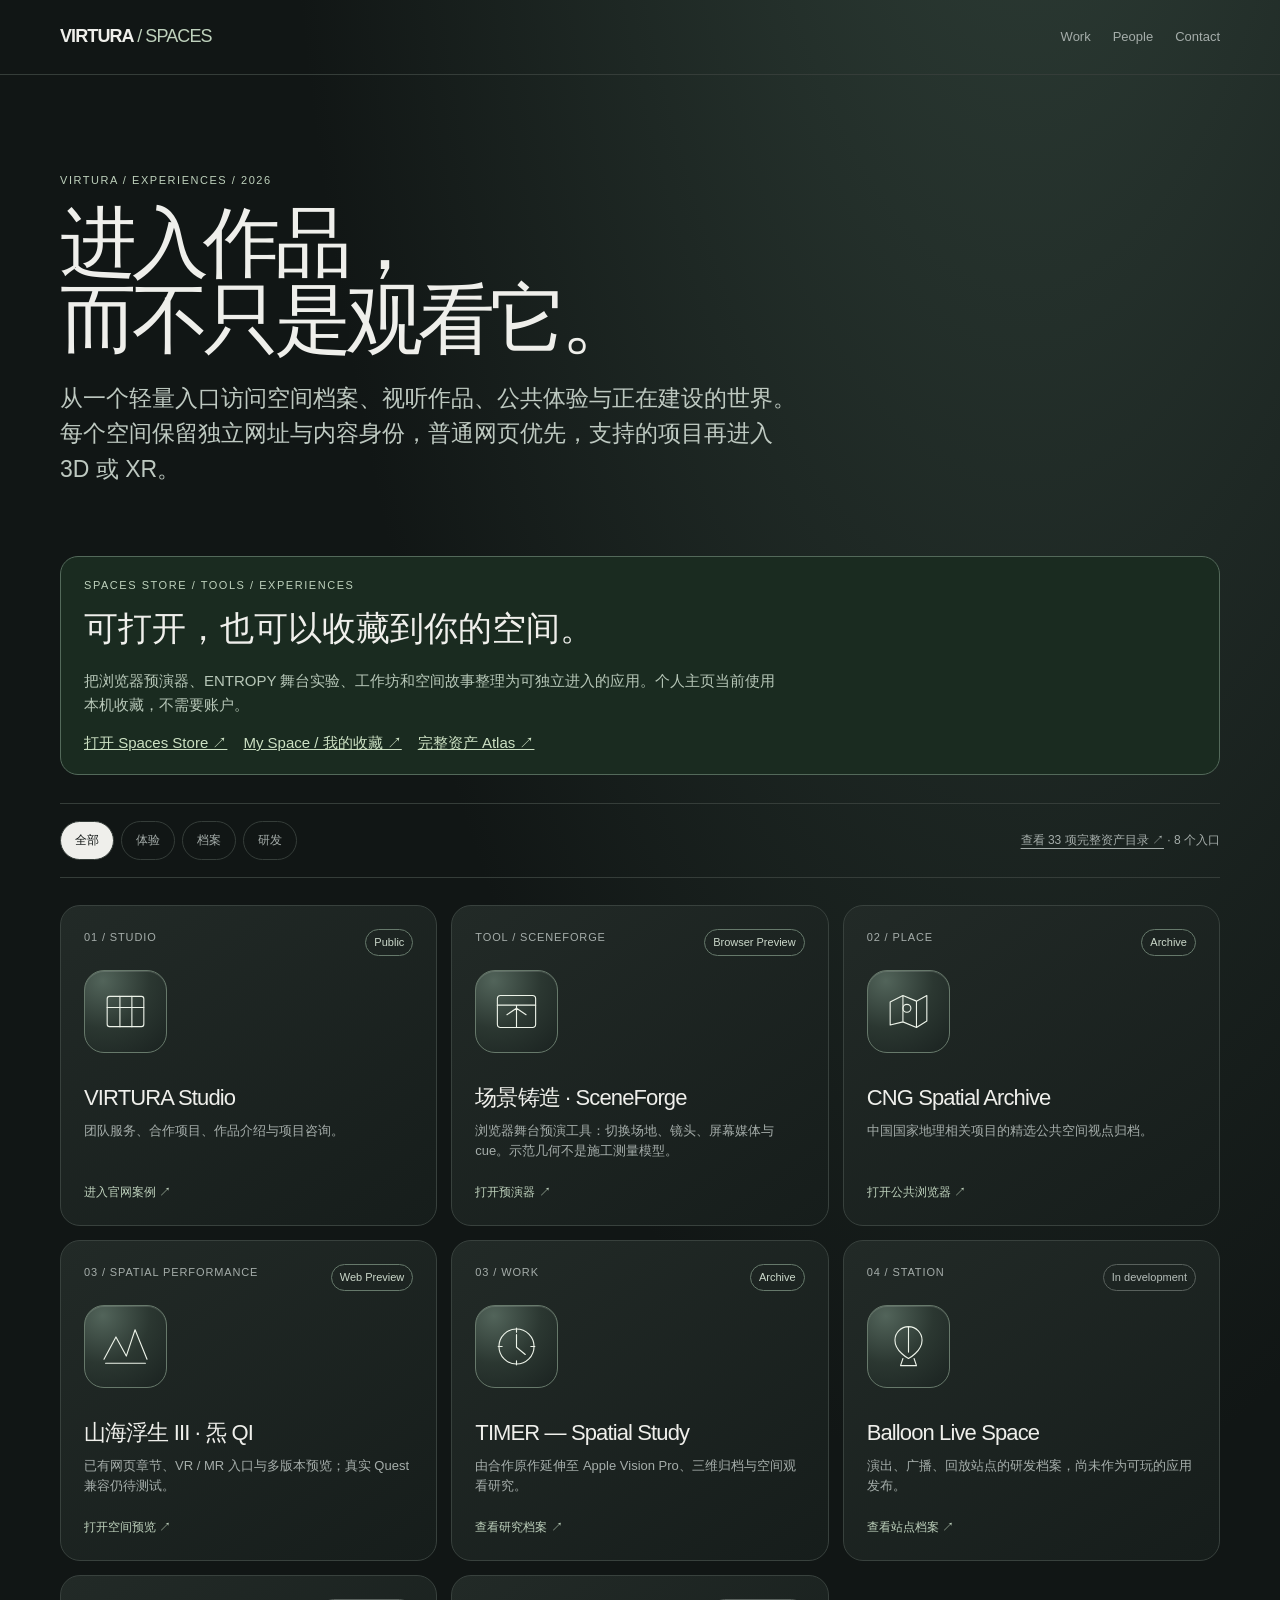
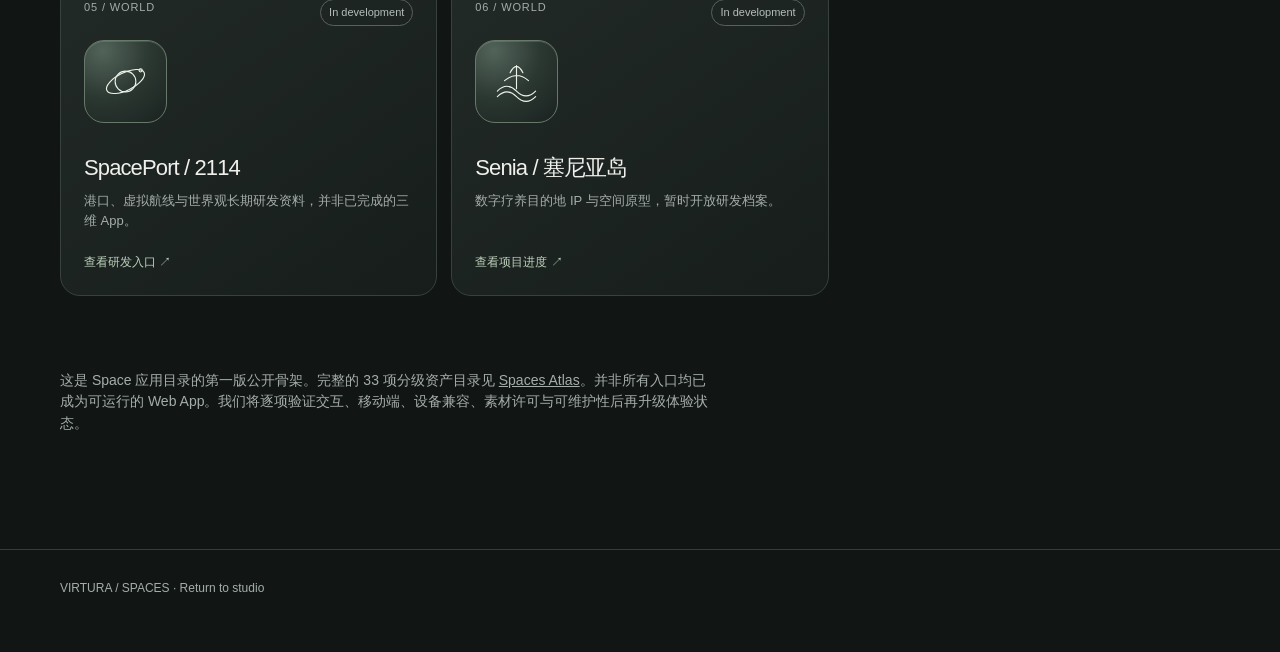
<file: apps/index.html>
<!doctype html>
<html lang="zh-CN">
<head><meta charset="utf-8"><meta name="viewport" content="width=device-width,initial-scale=1">
<meta name="theme-color" content="#111615"><meta name="description" content="VIRTURA Spaces — 可打开的作品、空间档案与网页体验。">
<title>Spaces / VIRTURA</title>
<style>
:root{color-scheme:dark;--bg:#111615;--fg:#efefeb;--muted:#a5adaa;--line:#353d39;--accent:#bed1bc}
*{box-sizing:border-box}body{margin:0;background:radial-gradient(ellipse at 80% -25%,#31423a 0%,transparent 52%),var(--bg);color:var(--fg);font:15px/1.55 -apple-system,BlinkMacSystemFont,"Helvetica Neue",Arial,"PingFang SC",sans-serif}
a{color:inherit;text-decoration:none}a:focus-visible,button:focus-visible{outline:2px solid var(--accent);outline-offset:4px}
.shell{width:min(1160px,calc(100% - 44px));margin:auto}.top{border-bottom:1px solid var(--line)}.top .shell{min-height:74px;display:flex;align-items:center;justify-content:space-between}.logo{font-size:18px;letter-spacing:-.05em;font-weight:650}.logo span{font-weight:400;color:var(--accent)}nav{display:flex;gap:22px;font-size:13px;color:var(--muted)}
.hero{padding:86px 0 45px;max-width:850px}.micro{text-transform:uppercase;font-size:11px;letter-spacing:.14em;color:var(--accent)}h1{font-size:clamp(44px,6vw,84px);font-weight:500;letter-spacing:-.07em;line-height:1;margin:15px 0 22px}.lead{max-width:740px;font-size:clamp(17px,1.8vw,23px);color:#bec9c1}
.toolbar{border-block:1px solid var(--line);padding:17px 0;display:flex;justify-content:space-between;align-items:center;gap:16px;margin-bottom:27px}.filterbar{display:flex;flex-wrap:wrap;gap:7px}button{background:transparent;border:1px solid var(--line);border-radius:99px;padding:9px 14px;color:var(--muted);cursor:pointer;font:inherit;font-size:12px}button[aria-pressed="true"]{background:var(--fg);color:var(--bg)}.help{color:var(--muted);font-size:12px}
.grid{display:grid;grid-template-columns:repeat(3,minmax(0,1fr));gap:14px}.tile[hidden]{display:none}.tile{border:1px solid #38413d;border-radius:20px;background:linear-gradient(145deg,#222a27,#161d1b);min-height:277px;padding:23px;display:flex;flex-direction:column;transition:transform .2s,border-color .2s}.tile:hover{transform:translateY(-3px);border-color:#8a9e8e}.tile-top{display:flex;justify-content:space-between;align-items:start;gap:8px;color:var(--muted);font-size:11px;letter-spacing:.08em}.state{border:1px solid #66796b;border-radius:99px;padding:4px 8px;color:#cbd8ca;letter-spacing:0}.state.wip{border-color:#59615d;color:#b6beba}.iconbox{width:83px;height:83px;margin:14px 0 28px;border-radius:20px;background:radial-gradient(circle at 22% 12%,#52645a,#2b3731 50%,#1a2220);border:1px solid #67796b;display:grid;place-items:center;box-shadow:inset 0 1px #ffffff21}.iconbox svg{width:51px;height:51px;stroke:#edf3e9;stroke-width:1.4;fill:none;stroke-linecap:round;stroke-linejoin:round}.tile h2{font-size:22px;font-weight:520;letter-spacing:-.04em;margin:0 0 6px}.tile p{font-size:13px;margin:0 0 22px;color:var(--muted)}.tile .action{margin-top:auto;color:var(--accent);font-size:12px}
.footertext{padding:60px 0 100px;color:var(--muted);font-size:14px;max-width:650px}.end{border-top:1px solid var(--line);padding:29px 0 55px;color:var(--muted);font-size:12px}
@media(max-width:850px){.grid{grid-template-columns:repeat(2,minmax(0,1fr))}.toolbar{align-items:flex-start;flex-direction:column}}@media(max-width:550px){.shell{width:calc(100% - 32px)}.grid{grid-template-columns:1fr}.hero{padding-top:60px}.tile{min-height:230px}.iconbox{width:70px;height:70px;border-radius:17px;margin-bottom:20px}.iconbox svg{width:43px;height:43px}nav{gap:12px}}
@media(prefers-reduced-motion:reduce){.tile{transition:none}.tile:hover{transform:none}}
</style></head>
<body><header class="top"><div class="shell"><a class="logo" href="../">VIRTURA <span>/ SPACES</span></a><nav><a href="../#work">Work</a><a href="../#people">People</a><a href="../#project-inquiry">Contact</a></nav></div></header>
<main class="shell"><section class="hero"><p class="micro">VIRTURA / EXPERIENCES / 2026</p><h1>进入作品，<br>而不只是观看它。</h1><p class="lead">从一个轻量入口访问空间档案、视听作品、公共体验与正在建设的世界。每个空间保留独立网址与内容身份，普通网页优先，支持的项目再进入 3D 或 XR。</p></section>
<section style="border:1px solid #53695a;border-radius:18px;padding:20px 23px;background:#1a2b20;margin:0 0 28px"><div class="micro">SPACES STORE / TOOLS / EXPERIENCES</div><h2 style="font-weight:500;font-size:clamp(22px,3vw,34px);margin:8px 0">可打开，也可以收藏到你的空间。</h2><p style="color:#b7c7b8;max-width:700px">把浏览器预演器、ENTROPY 舞台实验、工作坊和空间故事整理为可独立进入的应用。个人主页当前使用本机收藏，不需要账户。</p><div style="display:flex;flex-wrap:wrap;gap:16px"><a href="store.html" style="color:#cce0c3;text-decoration:underline">打开 Spaces Store ↗</a><a href="my-space.html" style="color:#cce0c3;text-decoration:underline">My Space / 我的收藏 ↗</a><a href="catalog.html" style="color:#cce0c3;text-decoration:underline">完整资产 Atlas ↗</a></div></section>
<section aria-label="体验目录"><div class="toolbar"><div class="filterbar" role="group" aria-label="筛选体验"><button data-filter="all" aria-pressed="true">全部</button><button data-filter="experience" aria-pressed="false">体验</button><button data-filter="archive" aria-pressed="false">档案</button><button data-filter="prototype" aria-pressed="false">研发</button></div><div class="help"><a href="catalog.html" style="text-decoration:underline;text-underline-offset:4px">查看 33 项完整资产目录 ↗</a> · <span id="count" aria-live="polite">8 个入口</span></div></div><div id="grid" class="grid">
<a class="tile" data-type="experience" href="../#work"><div class="tile-top">01 / STUDIO <span class="state">Public</span></div><div class="iconbox"><svg viewBox="0 0 64 64"><rect x="9" y="13" width="46" height="38" rx="3"/><path d="M9 27h46M25 13v38M40 13v38"/></svg></div><h2>VIRTURA Studio</h2><p>团队服务、合作项目、作品介绍与项目咨询。</p><span class="action">进入官网案例 ↗</span></a>
<a class="tile" data-type="experience" href="https://ewanqian.github.io/SceneForge/" target="_blank" rel="noopener noreferrer"><div class="tile-top">TOOL / SCENEFORGE <span class="state">Browser Preview</span></div><div class="iconbox"><svg viewBox="0 0 64 64"><rect x="8" y="12" width="48" height="40" rx="4"/><path d="M8 24h48M32 24v28M20 36l12-8 12 8"/></svg></div><h2>场景铸造 · SceneForge</h2><p>浏览器舞台预演工具：切换场地、镜头、屏幕媒体与 cue。示范几何不是施工测量模型。</p><span class="action">打开预演器 ↗</span></a>
<a class="tile" data-type="archive" href="https://ewanqian.github.io/cng-design-archive/" target="_blank" rel="noopener noreferrer"><div class="tile-top">02 / PLACE <span class="state">Archive</span></div><div class="iconbox"><svg viewBox="0 0 64 64"><path d="M9 49V20l16-8 17 7 13-7v32l-13 8-17-7zM25 12v33M42 19v33"/><circle cx="30" cy="28" r="5"/></svg></div><h2>CNG Spatial Archive</h2><p>中国国家地理相关项目的精选公共空间视点归档。</p><span class="action">打开公共浏览器 ↗</span></a>
<a class="tile" data-type="experience" href="https://ewanqian.github.io/shanhaifusheng-2026/versions/v0.3.2/" target="_blank" rel="noopener noreferrer"><div class="tile-top">03 / SPATIAL PERFORMANCE <span class="state">Web Preview</span></div><div class="iconbox"><svg viewBox="0 0 64 64"><path d="M5 48 20 20 33 44 44 11 59 48M7 53h50" /></svg></div><h2>山海浮生 III · 炁 QI</h2><p>已有网页章节、VR / MR 入口与多版本预览；真实 Quest 兼容仍待测试。</p><span class="action">打开空间预览 ↗</span></a>
<a class="tile" data-type="archive" href="https://ewanqian.site/works/timer" target="_blank" rel="noopener noreferrer"><div class="tile-top">03 / WORK <span class="state">Archive</span></div><div class="iconbox"><svg viewBox="0 0 64 64"><circle cx="32" cy="32" r="22"/><path d="M32 17v16l11 9M32 9v5M32 50v5M9 32h5M50 32h5"/></svg></div><h2>TIMER — Spatial Study</h2><p>由合作原作延伸至 Apple Vision Pro、三维归档与空间观看研究。</p><span class="action">查看研究档案 ↗</span></a>
<a class="tile" data-type="archive" href="https://github.com/ewanqian/VIRTURA-SpacePort/tree/main/stations/balloon-live-space" target="_blank" rel="noopener noreferrer"><div class="tile-top">04 / STATION <span class="state wip">In development</span></div><div class="iconbox"><svg viewBox="0 0 64 64"><path d="M15 24a17 17 0 0 1 34 0c0 14-17 23-17 23S15 38 15 24Z M25 47l-3 9h20l-3-9M32 8v31"/></svg></div><h2>Balloon Live Space</h2><p>演出、广播、回放站点的研发档案，尚未作为可玩的应用发布。</p><span class="action">查看站点档案 ↗</span></a>
<a class="tile" data-type="prototype" href="https://github.com/ewanqian/VIRTURA-SpacePort" target="_blank" rel="noopener noreferrer"><div class="tile-top">05 / WORLD <span class="state wip">In development</span></div><div class="iconbox"><svg viewBox="0 0 64 64"><ellipse cx="32" cy="32" rx="26" ry="11" transform="rotate(-26 32 32)"/><circle cx="32" cy="32" r="13"/><circle cx="51" cy="18" r="2"/></svg></div><h2>SpacePort / 2114</h2><p>港口、虚拟航线与世界观长期研发资料，并非已完成的三维 App。</p><span class="action">查看研发入口 ↗</span></a>
<a class="tile" data-type="prototype" href="https://github.com/ewanqian/Senia-Digital-Resort" target="_blank" rel="noopener noreferrer"><div class="tile-top">06 / WORLD <span class="state wip">In development</span></div><div class="iconbox"><svg viewBox="0 0 64 64"><path d="M8 44q12-12 24 0t24 0M8 51q12-12 24 0t24 0M32 41V12M24 21q8-16 16 0M17 31q15-13 30 0"/></svg></div><h2>Senia / 塞尼亚岛</h2><p>数字疗养目的地 IP 与空间原型，暂时开放研发档案。</p><span class="action">查看项目进度 ↗</span></a>
</div></section><p class="footertext">这是 Space 应用目录的第一版公开骨架。完整的 33 项分级资产目录见 <a href="catalog.html" style="text-decoration:underline">Spaces Atlas</a>。并非所有入口均已成为可运行的 Web App。我们将逐项验证交互、移动端、设备兼容、素材许可与可维护性后再升级体验状态。</p></main>
<footer class="end"><div class="shell">VIRTURA / SPACES · <a href="../">Return to studio</a></div></footer>
<script>
document.querySelectorAll('[data-filter]').forEach(button=>button.addEventListener('click',()=>{
document.querySelectorAll('[data-filter]').forEach(b=>b.setAttribute('aria-pressed',String(b===button)));
let num=0;document.querySelectorAll('.tile').forEach(tile=>{const visible=button.dataset.filter==='all'||tile.dataset.type===button.dataset.filter;tile.hidden=!visible;if(visible)num++});
document.getElementById('count').textContent=num+' 个入口 · 部分打开外部站点';
}));
</script></body></html>
</file>
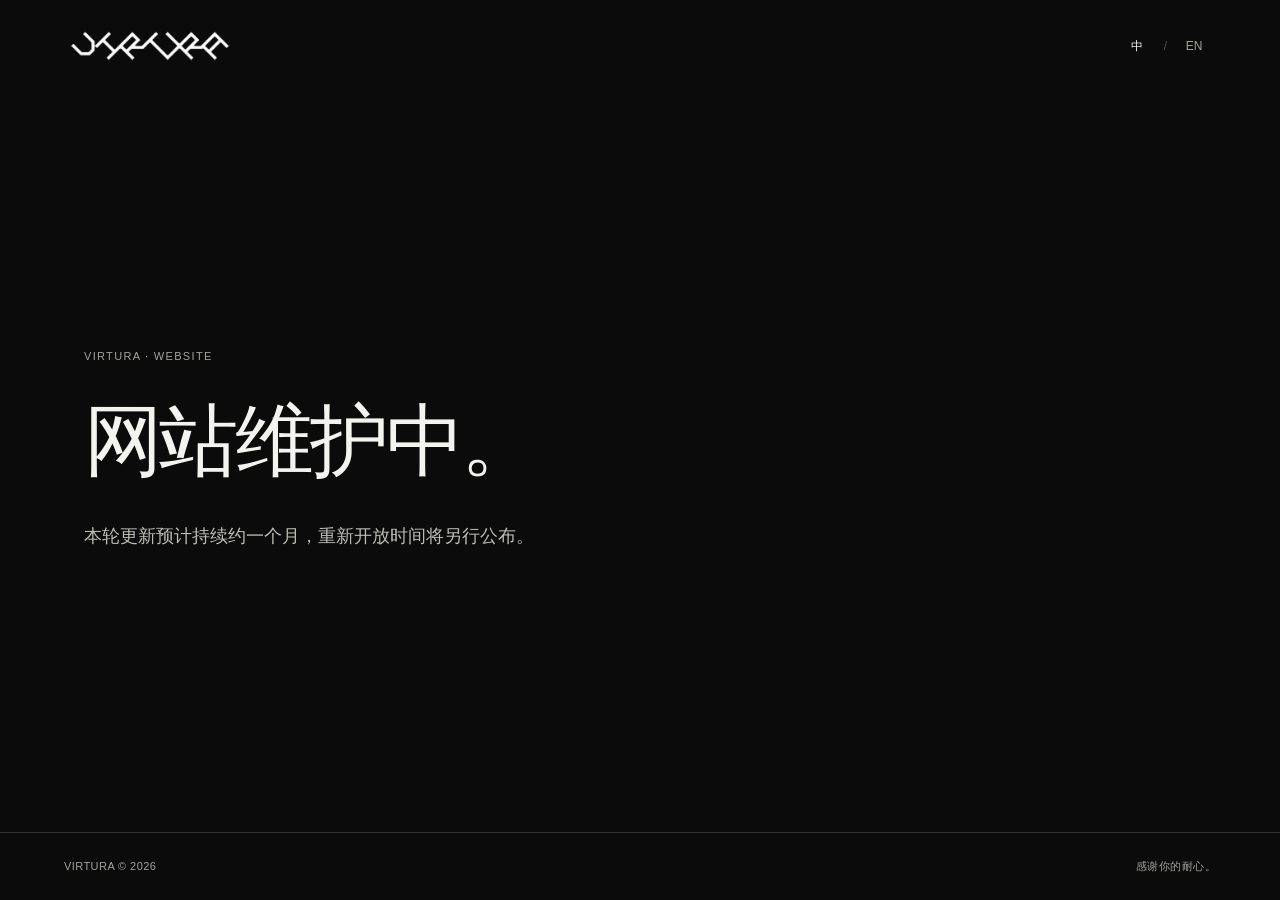
<file: maintenance/index.html>
<!doctype html>
<html lang="zh-CN" data-lang="zh" data-maintenance="2026-11-18">
<head>
  <meta charset="utf-8">
  <meta name="viewport" content="width=device-width, initial-scale=1">
  <meta name="description" content="VIRTURA 网站正在维护升级。重新开放时间将另行公布。">
  <title>网站维护中 — VIRTURA</title>
  <style>
    :root { color-scheme: dark; --bg: #0b0b0b; --fg: #f3f3ef; --muted: #a3a39d; --line: #30302e; --gutter: clamp(24px, 5vw, 72px); }
    * { box-sizing: border-box; }
    html { background: var(--bg); color: var(--fg); }
    html[data-lang="zh"] .lang-en, html[data-lang="en"] .lang-zh { display: none; }
    body { margin: 0; min-height: 100vh; min-height: 100svh; display: grid; grid-template-rows: auto 1fr auto; font: 16px/1.7 Arial, Helvetica, "PingFang SC", "Microsoft YaHei", sans-serif; }
    header, footer { padding: 24px var(--gutter); }
    header { display: flex; align-items: center; justify-content: space-between; gap: 24px; }
    .logo { display: block; width: clamp(118px, 15vw, 172px); height: auto; }
    .languages { display: flex; align-items: center; gap: 5px; font-size: 12px; }
    .languages button { min-width: 44px; min-height: 44px; padding: 8px; border: 0; color: var(--muted); background: none; font: inherit; cursor: pointer; }
    .languages button[aria-pressed="true"] { color: var(--fg); }
    .languages button:focus-visible { outline: 1px solid var(--fg); outline-offset: 3px; }
    .languages span { color: #565653; }
    main { width: 100%; max-width: 1240px; margin: auto; padding: 64px var(--gutter) 88px; }
    .eyebrow { margin: 0 0 28px; color: var(--muted); font-size: 11px; letter-spacing: .12em; }
    h1 { margin: 0; max-width: 15ch; font-size: clamp(38px, 6.2vw, 80px); font-weight: 400; line-height: 1.18; letter-spacing: -.045em; text-wrap: balance; }
    .message { margin: 32px 0 0; max-width: 37em; color: #bdbdb7; font-size: clamp(15px, 1.5vw, 18px); line-height: 1.9; }
    footer { display: flex; justify-content: space-between; gap: 24px; border-top: 1px solid var(--line); color: var(--muted); font-size: 11px; letter-spacing: .04em; }
    @media (max-width: 520px) { header, footer { padding-block: 20px; } main { padding-block: 56px 80px; } .eyebrow { margin-bottom: 22px; } .message { margin-top: 26px; max-width: 25em; } footer { flex-wrap: wrap; gap: 6px 20px; } }
  </style>
</head>
<body>
  <header>
    <img class="logo" src="[data-uri]" width="209" height="51" alt="VIRTURA">
    <div class="languages" role="group" aria-label="Language">
      <button type="button" data-language="zh" aria-label="切换为中文" aria-pressed="true">中</button><span aria-hidden="true">/</span><button type="button" data-language="en" aria-label="Switch to English" aria-pressed="false">EN</button>
    </div>
  </header>
  <main>
    <p class="eyebrow">VIRTURA · WEBSITE</p>
    <h1><span class="lang-zh">网站维护中。</span><span class="lang-en">Under maintenance.</span></h1>
    <p class="message"><span class="lang-zh">本轮更新预计持续约一个月，重新开放时间将另行公布。</span><span class="lang-en">This update is expected to take about one month. We will announce the reopening date separately.</span></p>
  </main>
  <footer><span>VIRTURA © 2026</span><span><span class="lang-zh">感谢你的耐心。</span><span class="lang-en">Thank you for your patience.</span></span></footer>
  <script>
    (() => {
      const root = document.documentElement;
      const buttons = document.querySelectorAll('[data-language]');
      function selectLanguage(value) {
        const lang = value === 'en' ? 'en' : 'zh';
        root.dataset.lang = lang;
        root.lang = lang === 'en' ? 'en' : 'zh-CN';
        document.title = lang === 'en' ? 'Under maintenance — VIRTURA' : '网站维护中 — VIRTURA';
        document.querySelector('meta[name="description"]').content = lang === 'en'
          ? 'The VIRTURA website is being updated. We will announce the reopening date separately.'
          : 'VIRTURA 网站正在维护升级。重新开放时间将另行公布。';
        buttons.forEach(button => button.setAttribute('aria-pressed', String(button.dataset.language === lang)));
        try { localStorage.setItem('virtura-language', lang); } catch (_) {}
      }
      let stored = 'zh';
      try { stored = localStorage.getItem('virtura-language') || 'zh'; } catch (_) {}
      selectLanguage(stored);
      buttons.forEach(button => button.addEventListener('click', () => selectLanguage(button.dataset.language)));
    })();
  </script>
</body>
</html>
</file>
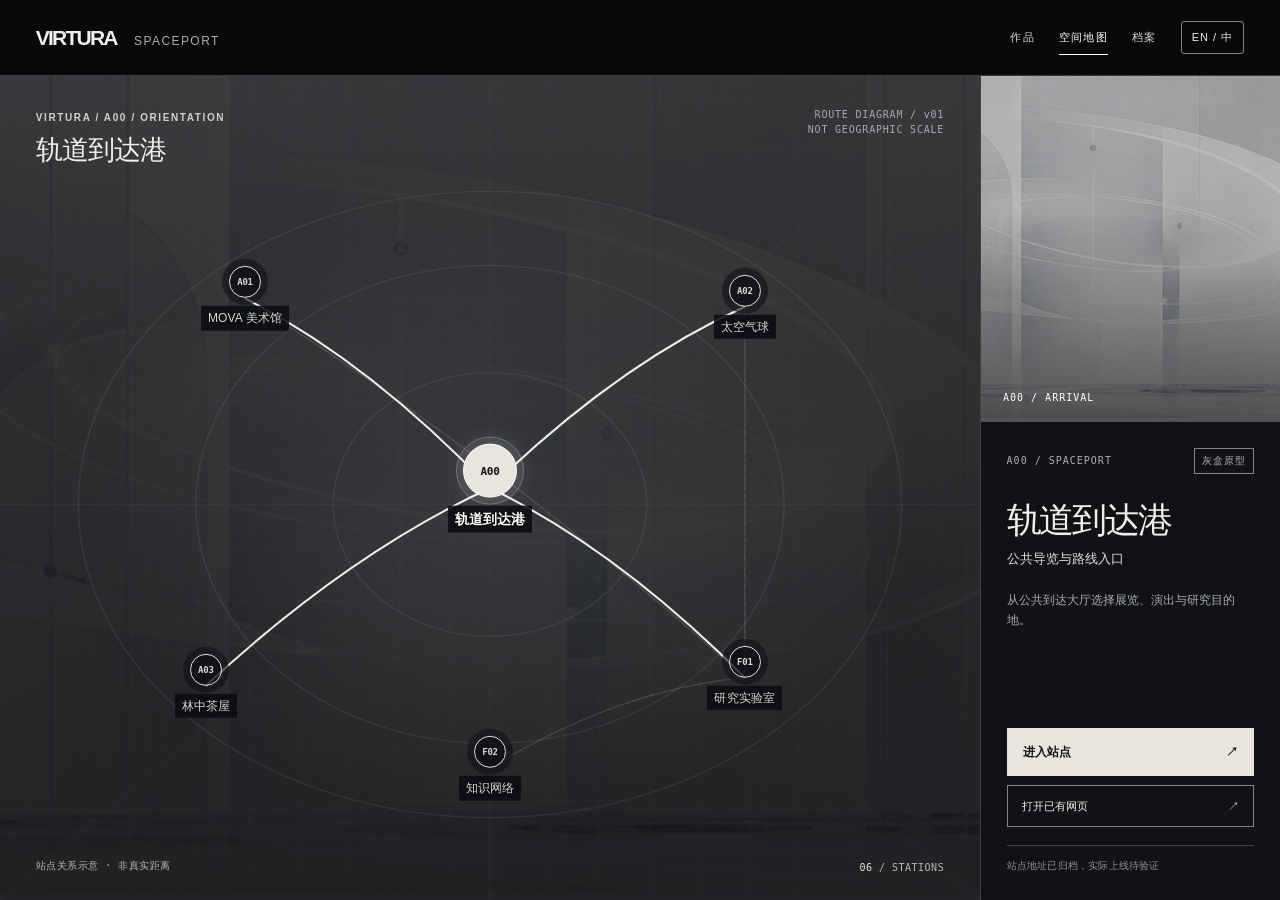
<file: space/index.html>
<!doctype html>
<html lang="zh-CN">
<head>
<meta charset="utf-8"><meta name="viewport" content="width=device-width,initial-scale=1">
<meta name="theme-color" content="#090a0c"><meta name="robots" content="noindex,nofollow">
<meta name="description" content="VIRTURA SpacePort 空间地图试验：选择站点，了解功能，进入实际可访问的站点。">
<title>SpacePort — Route Map / VIRTURA</title>
<link rel="stylesheet" href="map.css">
</head>
<body>
<a class="skip" href="#space-map">跳到地图 / Skip to map</a>
<header class="sitebar">
  <a class="identity" href="../" aria-label="VIRTURA 官方网站">VIRTURA <span>SPACEPORT</span></a>
  <nav class="toplinks" aria-label="主导航">
    <a href="../#work" data-zh="作品" data-en="WORKS">作品</a>
    <a href="./" aria-current="page" data-zh="空间地图" data-en="SPACE MAP">空间地图</a>
    <a href="../apps/" data-zh="档案" data-en="ARCHIVE">档案</a>
    <button class="lang" id="lang-switch" type="button" aria-label="切换中英文">EN / 中</button>
  </nav>
</header>
<main class="map-layout" id="space-map">
  <section class="map-stage" aria-label="SpacePort 站点路线图" id="map-stage">
    <div class="map-top">
      <div><span class="micro">VIRTURA / A00 / ORIENTATION</span>
        <h1 class="map-title" data-zh="轨道到达港" data-en="Orbital Arrival">轨道到达港</h1></div>
      <span class="map-version">ROUTE DIAGRAM / v01<br>NOT GEOGRAPHIC SCALE</span>
    </div>
    <svg class="network" id="route-svg" viewBox="0 0 100 100" preserveAspectRatio="none" aria-hidden="true">
      <defs><radialGradient id="portglow"><stop stop-color="#bdc5cd" stop-opacity=".09"/><stop offset="1" stop-color="#bdc5cd" stop-opacity="0"/></radialGradient></defs>
      <ellipse cx="50" cy="52" rx="42" ry="38" fill="url(#portglow)"/>
      <ellipse class="orbit" cx="50" cy="52" rx="42" ry="38"/>
      <ellipse class="orbit" cx="50" cy="52" rx="30" ry="29"/>
      <ellipse class="orbit" cx="50" cy="52" rx="16" ry="16"/>
      <path class="gridline" d="M0 52H100 M50 0V100 M0 0L100 100 M0 100L100 0"/>
      <g id="route-lines"></g>
    </svg>
    <div class="map-nodes" id="map-nodes" role="group" aria-label="选择空间站点"></div>
    <div class="map-legend">
      <span data-zh="站点关系示意 · 非真实距离" data-en="SCHEMATIC CONNECTIONS · NOT DISTANCE">站点关系示意 · 非真实距离</span>
      <span><strong id="station-count">06</strong> / STATIONS</span>
    </div>
    <noscript><p class="error">需要启用 JavaScript 才能使用地图。你仍可<a href="https://spaceport.virtura.space/" style="text-decoration:underline">打开现有 SpacePort 网页</a>。</p></noscript>
  </section>
  <aside class="inspect" aria-labelledby="inspect-title" id="inspector">
    <div class="inspect-photo"><img id="inspect-img" src="../assets/spaces/gateway-spaceport.jpg" alt="" loading="eager">
      <span class="image-label" id="photo-label">A00 / ARRIVAL</span></div>
    <div class="inspect-body">
      <div class="state-row"><span id="station-code">A00 / PORT</span><span class="state-pill" id="station-status">PROTOTYPE</span></div>
      <h2 id="inspect-title">轨道到达港</h2>
      <p class="role" id="station-type">公共导览与路线入口</p>
      <p class="short-copy" id="station-copy">从公共到达大厅选择目的地。</p>
      <div class="inspect-actions">
        <a id="enter-link" class="primary-action" href="./station.html?id=arrival"><span data-zh="进入站点" data-en="ENTER STATION">进入站点</span><span aria-hidden="true">↗</span></a>
        <a id="source-link" class="secondary-action" href="https://spaceport.virtura.space/arrival-terminal-v0.1.html" target="_blank" rel="noopener noreferrer"><span data-zh="打开已有网页" data-en="OPEN PUBLIC SITE">打开已有网页</span><span aria-hidden="true">↗</span></a>
      </div>
      <div class="statusfoot" id="status-foot">原型验证 · 不代表已完成的三维世界</div>
    </div>
  </aside>
</main>
<script src="map.js" defer></script>
</body></html>
</file>
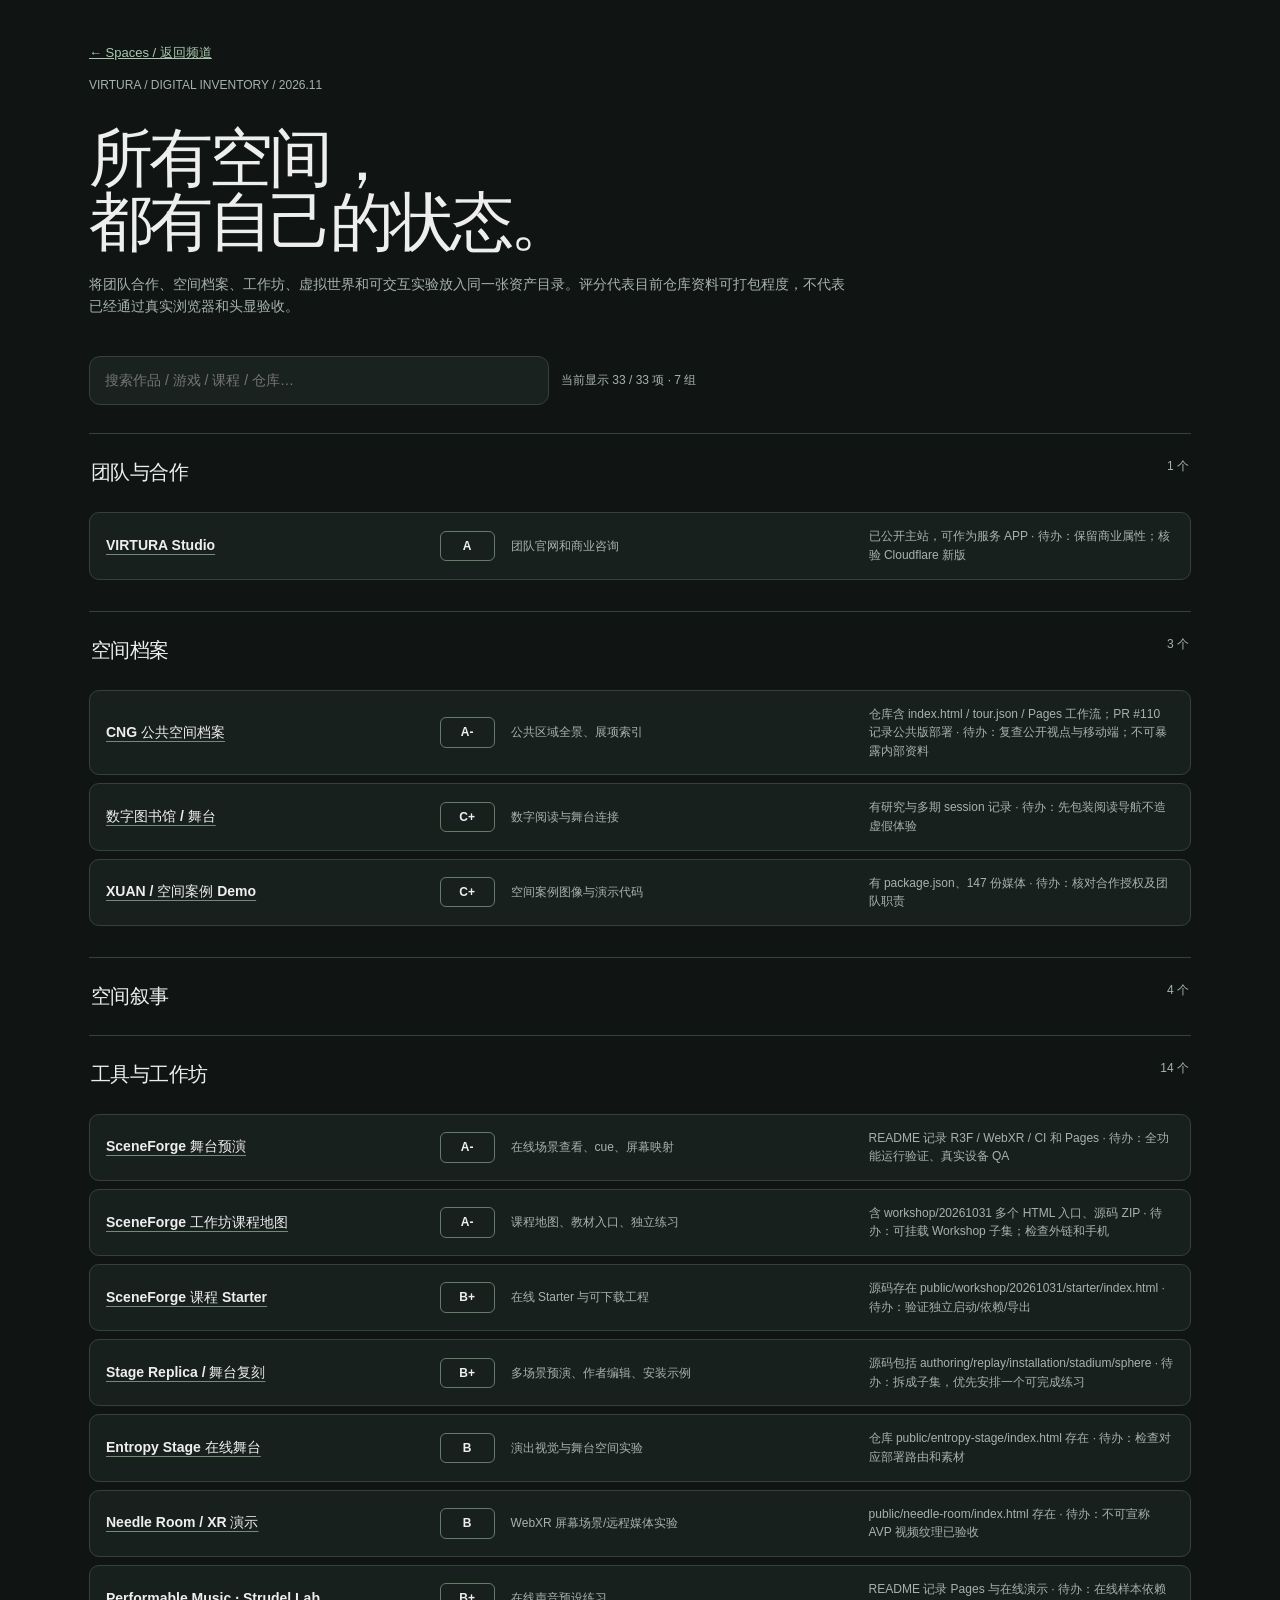
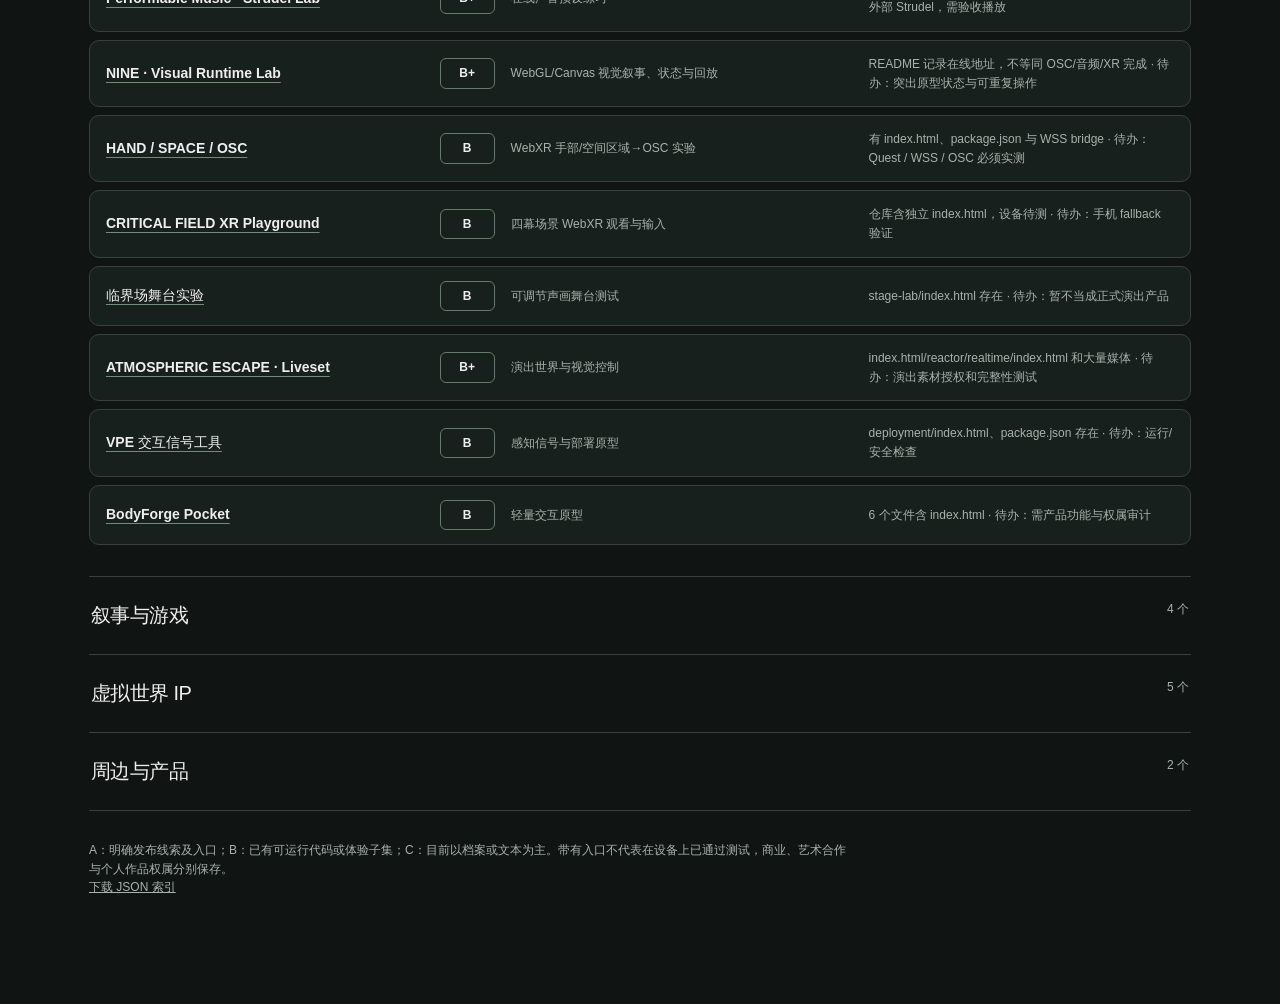
<file: apps/catalog.html>
<!doctype html>
<html lang="zh-CN"><head><meta charset="utf-8"><meta name="viewport" content="width=device-width,initial-scale=1"><title>Spaces Atlas / VIRTURA</title><meta name="description" content="VIRTURA 体验、作品、工作坊、世界观及空间档案的公开目录"><style>
:root{color-scheme:dark;--bg:#101514;--line:#36413b;--fg:#eee;--sub:#a7b2ac}*{box-sizing:border-box}
body{margin:0;background:var(--bg);color:var(--fg);font:14px/1.55 -apple-system,BlinkMacSystemFont,Arial,"PingFang SC",sans-serif}
a{color:inherit}a:focus-visible,button:focus-visible,input:focus-visible{outline:2px solid #c9e3cb;outline-offset:3px}
main{max-width:1150px;padding:42px 24px 95px;margin:auto}.back{font-size:13px;color:#a9c8ae}h1{font-size:clamp(35px,5vw,65px);font-weight:530;line-height:1;letter-spacing:-.06em;margin:32px 0 20px}h2{font-weight:500}p{max-width:760px;color:var(--sub)}.controls{display:flex;gap:12px;align-items:center;flex-wrap:wrap;margin:38px 0 28px}input{width:min(460px,100%);background:#19221f;color:#fff;border:1px solid var(--line);padding:13px 15px;border-radius:11px;font:inherit}.hint{font-size:12px;color:var(--sub)}details{border-top:1px solid var(--line);padding:15px 0}details:last-child{border-bottom:1px solid var(--line)}summary{cursor:pointer;font-size:20px;letter-spacing:-.03em;padding:8px 2px;display:flex;justify-content:space-between;gap:12px}summary small{font-size:12px;letter-spacing:0;color:var(--sub)}.rows{display:grid;gap:8px;padding:16px 0}.item{display:grid;grid-template-columns:minmax(180px,1.3fr) 55px minmax(180px,1.4fr) minmax(190px,1.25fr);gap:16px;border:1px solid var(--line);border-radius:10px;padding:14px 16px;align-items:center;background:#18201d}.name{font-weight:550}.name a{text-decoration:underline;text-decoration-color:#718b78;text-underline-offset:4px}.score{border-radius:6px;font-size:12px;font-weight:700;border:1px solid #637b69;padding:5px 8px;text-align:center}.meta{color:var(--sub);font-size:12px}.note{margin-top:30px;font-size:12px;color:var(--sub)}@media(max-width:760px){.item{grid-template-columns:1fr 52px}.meta{grid-column:1/-1}.rows{gap:10px}}
</style></head><body><main><a class="back" href="./">← Spaces / 返回频道</a><p class="hint">VIRTURA / DIGITAL INVENTORY / 2026.11</p><h1>所有空间，<br>都有自己的状态。</h1><p>将团队合作、空间档案、工作坊、虚拟世界和可交互实验放入同一张资产目录。评分代表目前仓库资料可打包程度，不代表已经通过真实浏览器和头显验收。</p>
<div class="controls"><input type="search" id="query" placeholder="搜索作品 / 游戏 / 课程 / 仓库…" aria-label="搜索资产"><span id="total" class="hint">读取目录中…</span></div>
<section id="sections" aria-label="分组资产清单"><p>正在读取资产目录。如果没有显示，请直接访问 <a href="../data/space-asset-inventory-2026.json">JSON 资产表</a>。</p></section>
<p class="note">A：明确发布线索及入口；B：已有可运行代码或体验子集；C：目前以档案或文本为主。带有入口不代表在设备上已通过测试，商业、艺术合作与个人作品权属分别保存。<br><a href="../data/space-asset-inventory-2026.json">下载 JSON 索引</a></p></main>
<script>
(async()=>{
 const wrap=document.getElementById('sections'),input=document.getElementById('query'),total=document.getElementById('total');
 try{
 const resp=await fetch('../data/space-asset-inventory-2026.json',{cache:'no-cache'});if(!resp.ok)throw Error('HTTP '+resp.status);
 const data=await resp.json(); const groups=[...new Set(data.items.map(x=>x.group))];
 function render(){const q=input.value.trim().toLocaleLowerCase();wrap.replaceChildren();let found=0;
 groups.forEach(group=>{const items=data.items.filter(x=>x.group===group&&[x.title,x.description,x.repository,x.reason].join(' ').toLocaleLowerCase().includes(q));if(!items.length)return;found+=items.length;
 const details=document.createElement('details');details.open=!!q||group==='团队与合作'||group==='空间档案'||group==='工具与工作坊';
 const summary=document.createElement('summary');summary.append(document.createTextNode(group));const ct=document.createElement('small');ct.textContent=items.length+' 个';summary.append(ct);details.append(summary);
 const rows=document.createElement('div');rows.className='rows';
 items.forEach(x=>{const row=document.createElement('div');row.className='item';
 const title=document.createElement('div');title.className='name';const a=document.createElement('a');a.textContent=x.title;a.href=x.url;a.target=x.url.startsWith('http')?'_blank':'_self';a.rel='noopener noreferrer';title.append(a);
 const grade=document.createElement('div');grade.className='score';grade.textContent=x.grade;
 const description=document.createElement('div');description.className='meta';description.textContent=x.description;
 const proof=document.createElement('div');proof.className='meta';proof.textContent=x.reason+' · 待办：'+x.next;
 row.append(title,grade,description,proof);rows.append(row)});
 details.append(rows);wrap.append(details)});total.textContent='当前显示 '+found+' / '+data.items.length+' 项 · '+groups.length+' 组';}
 input.addEventListener('input',render);render();
 }catch(err){total.textContent='目录暂不可读取';wrap.textContent='资产索引加载失败。请访问上面的 JSON 清单。';}
})();
</script></body></html>
</file>
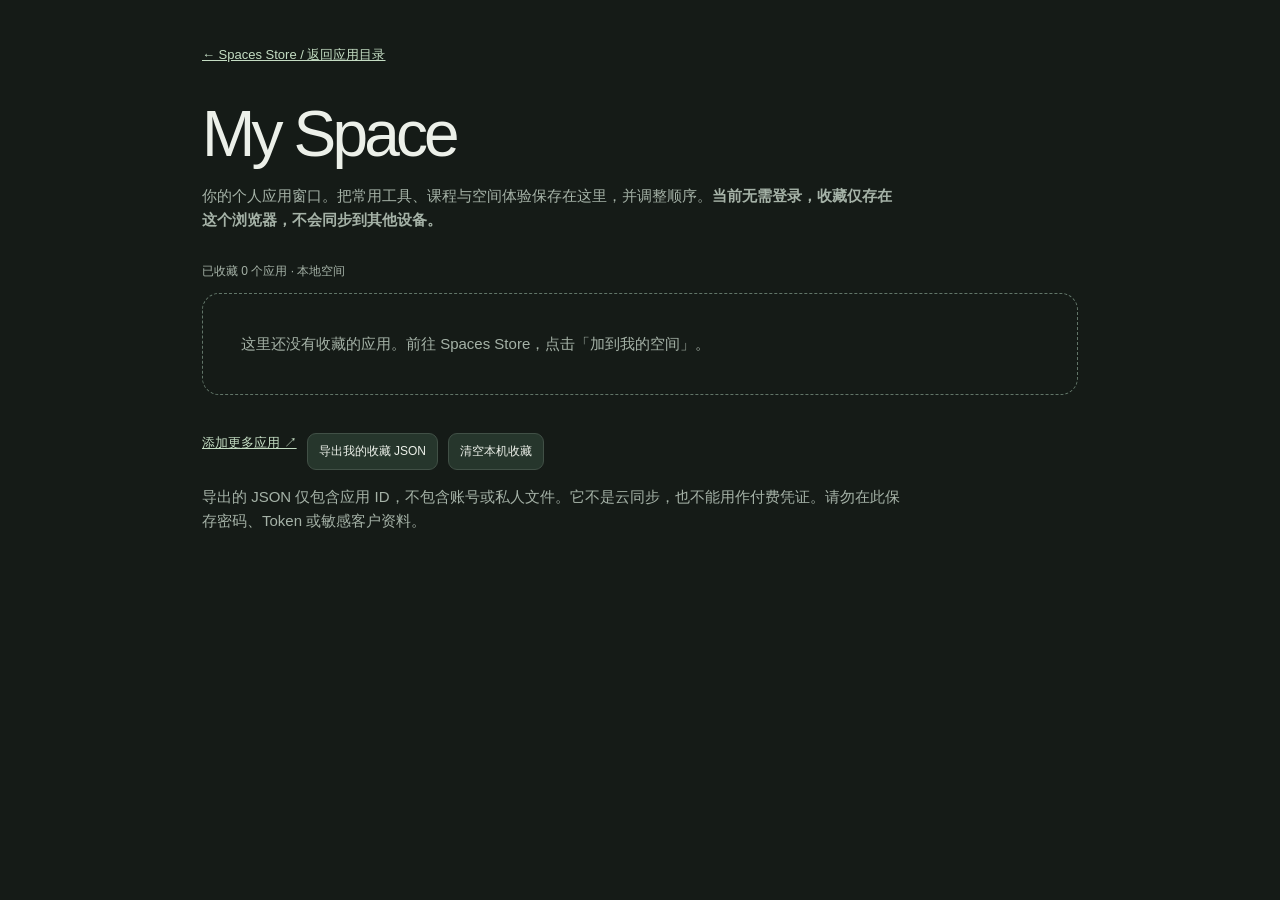
<file: apps/my-space.html>
<!doctype html><html lang="zh-CN"><head><meta charset="utf-8"><meta name="viewport" content="width=device-width,initial-scale=1"><meta name="theme-color" content="#151b17"><title>My Space / VIRTURA</title><style>
:root{color-scheme:dark;--bg:#151b17;--fg:#ecf0e9;--sub:#a5b2a7;--line:#415046;--panel:#222c25}*{box-sizing:border-box}body{background:var(--bg);color:var(--fg);margin:0;font:15px/1.6 -apple-system,BlinkMacSystemFont,"Helvetica Neue",Arial,"PingFang SC",sans-serif}a{color:inherit}button{font:inherit;cursor:pointer;background:#26362c;color:var(--fg);border:1px solid var(--line);border-radius:9px;padding:8px 11px;font-size:12px}a:focus-visible,button:focus-visible{outline:2px solid #d4f1d2;outline-offset:3px}.wrap{max-width:920px;margin:auto;padding:42px 22px 100px}.back{font-size:13px;color:#c4ddc3}h1{font-size:clamp(40px,5vw,70px);line-height:1;letter-spacing:-.06em;margin:36px 0 18px;font-weight:520}p{color:var(--sub);max-width:700px}.status{font-size:12px;color:var(--sub);margin:30px 0 12px}.row{display:grid;grid-template-columns:64px 1fr auto;gap:15px;align-items:center;background:var(--panel);border:1px solid var(--line);padding:13px 16px;margin:10px 0;border-radius:14px}.mark{width:58px;height:58px;border-radius:13px;display:grid;place-items:center;background:#395342;border:1px solid #68816c;font-weight:600;letter-spacing:-.05em}.row h2{font-size:18px;font-weight:530;margin:0}.row p{font-size:12px;margin:2px 0}.actions{display:flex;gap:6px;flex-wrap:wrap}.actions a{font-size:12px;text-decoration:none;padding:8px 9px;border:1px solid #749176;border-radius:9px}.foot{margin-top:38px;display:flex;gap:10px;flex-wrap:wrap}.empty{padding:38px;border:1px dashed #617568;border-radius:17px;color:var(--sub)}@media(max-width:650px){.row{grid-template-columns:50px 1fr}.mark{width:48px;height:48px}.actions{grid-column:1/-1}.wrap{padding:25px 16px 60px}}
</style></head><body><main class="wrap"><a class="back" href="store.html">← Spaces Store / 返回应用目录</a><h1>My Space</h1><p>你的个人应用窗口。把常用工具、课程与空间体验保存在这里，并调整顺序。<strong>当前无需登录，收藏仅存在这个浏览器，不会同步到其他设备。</strong></p><div class="status" id="status" aria-live="polite">正在加载…</div><div id="list"></div><div class="foot"><a class="back" href="store.html">添加更多应用 ↗</a><button type="button" id="export">导出我的收藏 JSON</button><button type="button" id="clear">清空本机收藏</button></div><p>导出的 JSON 仅包含应用 ID，不包含账号或私人文件。它不是云同步，也不能用作付费凭证。请勿在此保存密码、Token 或敏感客户资料。</p></main>
<script>
(async()=>{
const STORAGE='virtura.spaces.saved.v1',list=document.getElementById('list'),status=document.getElementById('status');let apps=[];
function read(){try{const v=JSON.parse(localStorage.getItem(STORAGE)||'[]');return Array.isArray(v)?v.filter(x=>typeof x==='string'):[]}catch(_){return []}}
function write(v){try{localStorage.setItem(STORAGE,JSON.stringify(v));return true}catch(_){status.textContent='无法保存：请检查浏览器本地存储权限';return false}}
function draw(){list.replaceChildren();const saved=read().filter(id=>apps.some(a=>a.id===id));status.textContent='已收藏 '+saved.length+' 个应用 · 本地空间';if(!saved.length){const empty=document.createElement('div');empty.className='empty';empty.textContent='这里还没有收藏的应用。前往 Spaces Store，点击「加到我的空间」。';list.append(empty)}
saved.forEach((id,i)=>{const app=apps.find(a=>a.id===id);const row=document.createElement('section');row.className='row';const mark=document.createElement('div');mark.className='mark';mark.textContent=app.mark;const info=document.createElement('div');const name=document.createElement('h2');name.textContent=app.title;const desc=document.createElement('p');desc.textContent=app.summary;info.append(name,desc);
const actions=document.createElement('div');actions.className='actions';const a=document.createElement('a');a.href=app.url;a.textContent='打开 ↗';if(new URL(app.url,location.href).origin!==location.origin)a.target='_blank';a.rel='noopener noreferrer';actions.append(a);
[['↑',i>0,()=>{const xs=read();const n=xs.indexOf(id);if(n>0){[xs[n-1],xs[n]]=[xs[n],xs[n-1]];if(write(xs))draw()}}],['↓',i<saved.length-1,()=>{const xs=read();const n=xs.indexOf(id);if(n>=0&&n<xs.length-1){[xs[n],xs[n+1]]=[xs[n+1],xs[n]];if(write(xs))draw()}}],['移除',true,()=>{if(write(read().filter(x=>x!==id)))draw()}]].forEach(([label,enabled,fn])=>{const b=document.createElement('button');b.textContent=label;b.type='button';b.disabled=!enabled;b.setAttribute('aria-label',label==='移除'?'从我的空间移除 '+app.title:label==='↑'?'上移 '+app.title:'下移 '+app.title);b.addEventListener('click',fn);actions.append(b)});
row.append(mark,info,actions);list.append(row)})}
document.getElementById('clear').addEventListener('click',()=>{if(!read().length)return;if(confirm('确定清空当前浏览器收藏的所有应用？')){if(write([]))draw()}});
document.getElementById('export').addEventListener('click',()=>{const payload=JSON.stringify({schemaVersion:1,exportedAt:new Date().toISOString(),appIds:read()},null,2);const blob=new Blob([payload],{type:'application/json'});const url=URL.createObjectURL(blob);const a=document.createElement('a');a.href=url;a.download='virtura-my-space.json';a.click();setTimeout(()=>URL.revokeObjectURL(url),500)});
try{const response=await fetch('store-registry.json',{cache:'no-cache'});if(!response.ok)throw Error(String(response.status));const data=await response.json();apps=data.apps;draw()}catch(_){status.textContent='无法读取应用登记册';list.textContent='请返回 Spaces Store 重试。'}
})();
</script></body></html>
</file>
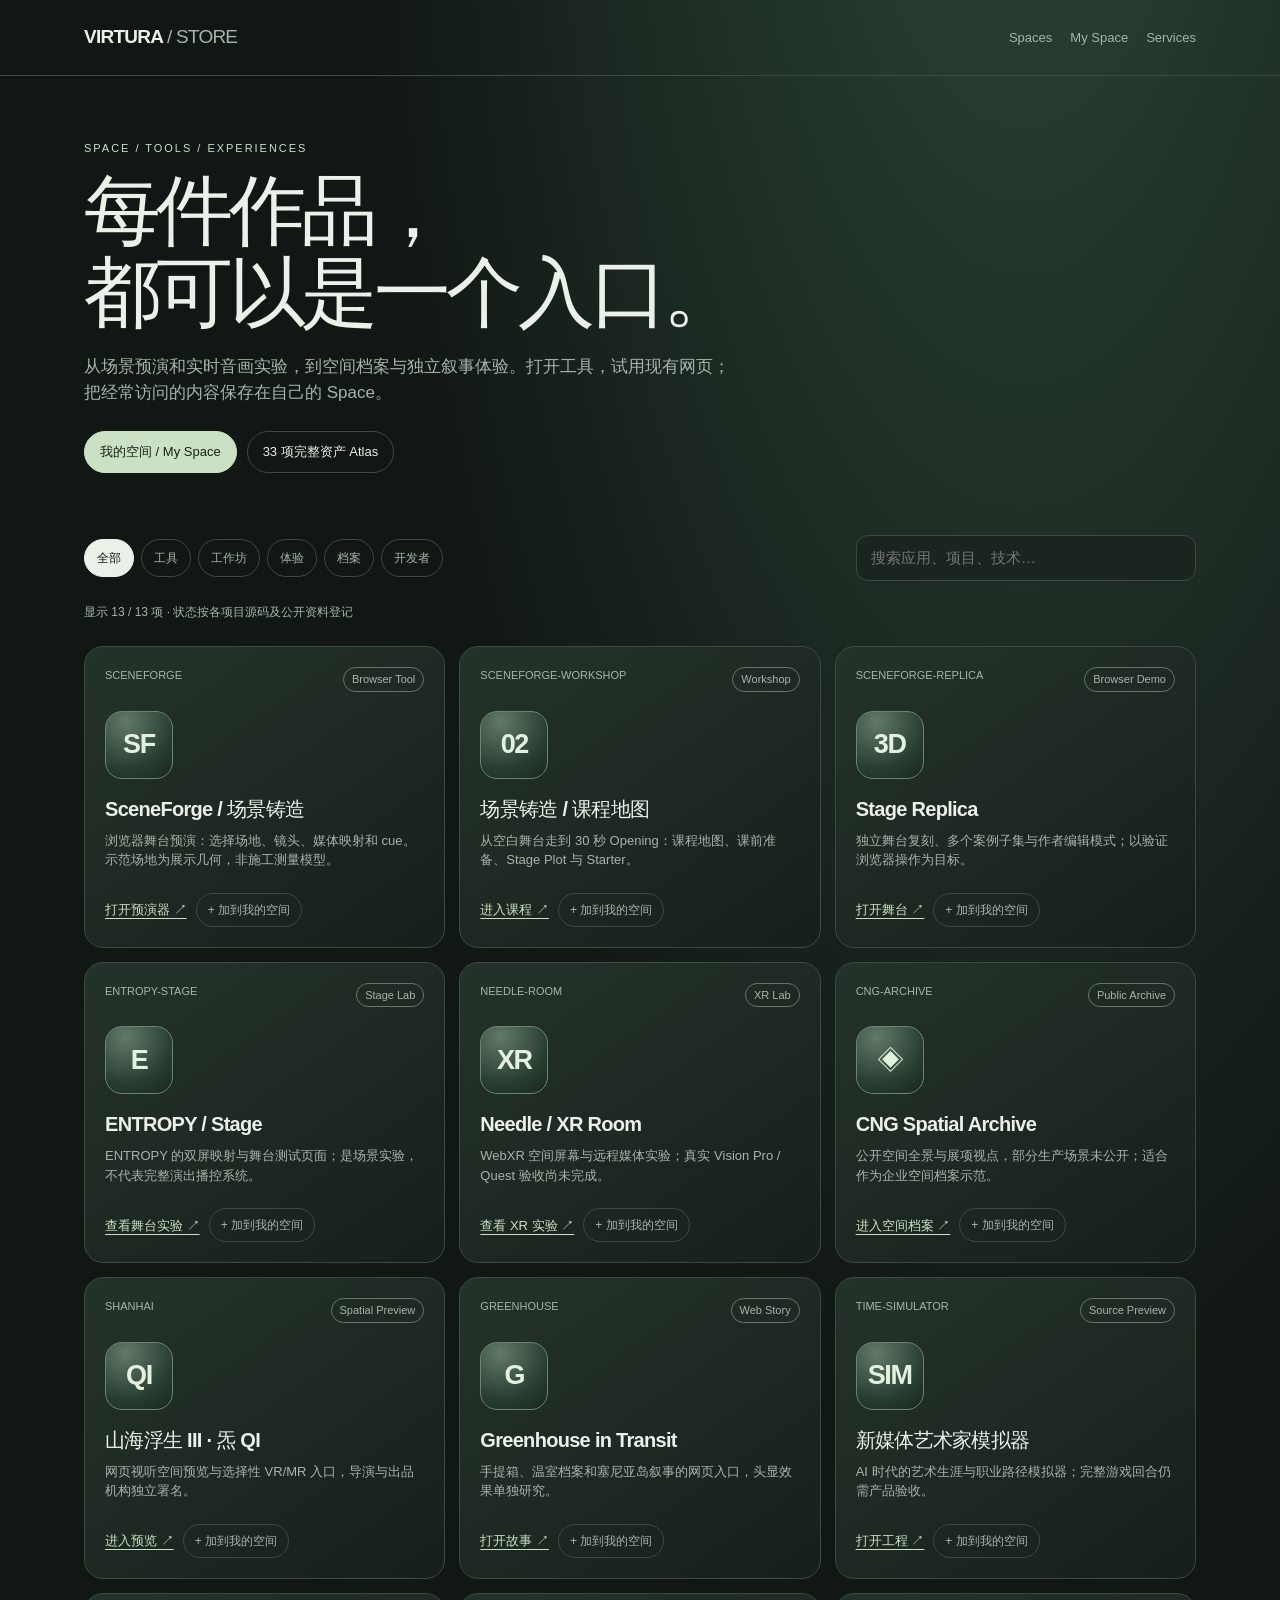
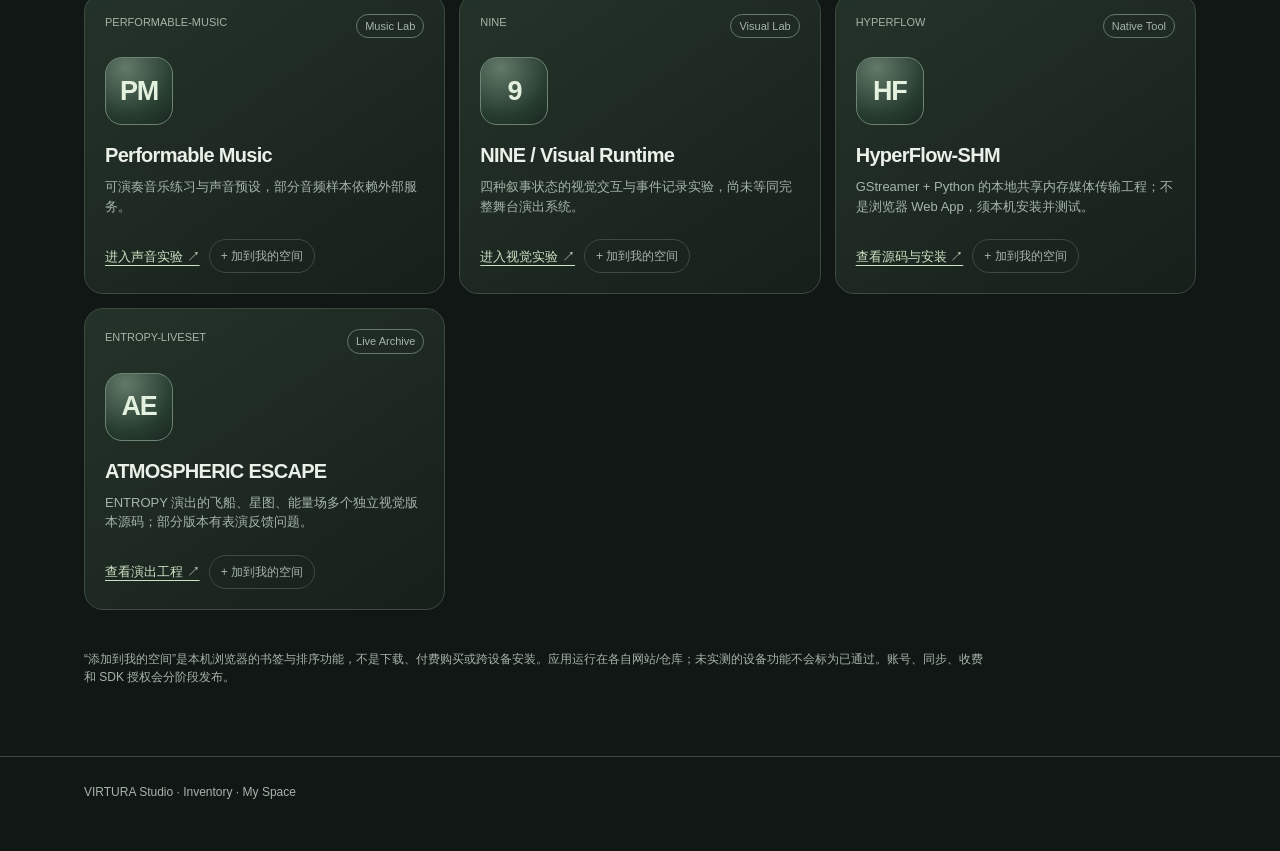
<file: apps/store.html>
<!doctype html>
<html lang="zh-CN"><head><meta charset="utf-8"><meta name="viewport" content="width=device-width,initial-scale=1"><meta name="theme-color" content="#111714"><meta name="description" content="VIRTURA Spaces Store: 可打开的创作工具、体验、课程与档案。"><title>Spaces Store / VIRTURA</title>
<style>
:root{color-scheme:dark;--bg:#111714;--panel:#1b2420;--fg:#ebf0e9;--muted:#a6b4a9;--line:#3c4a40;--accent:#cce0c3}
*{box-sizing:border-box}body{margin:0;background:radial-gradient(ellipse at 80% -20%,#2f4939 0,transparent 47%),var(--bg);font:15px/1.5 -apple-system,BlinkMacSystemFont,"Helvetica Neue",Arial,"PingFang SC",sans-serif;color:var(--fg)}
a{color:inherit;text-decoration:none}button,input,select{font:inherit}a:focus-visible,button:focus-visible,input:focus-visible,select:focus-visible{outline:2px solid var(--accent);outline-offset:3px}
.page{max-width:1160px;margin:auto;padding:0 24px}.top{border-bottom:1px solid var(--line)}.top .page{display:flex;justify-content:space-between;align-items:center;min-height:75px;gap:12px}.brand{font-weight:650;font-size:19px;letter-spacing:-.04em}.brand span{font-weight:400;color:var(--muted)}.topnav{display:flex;gap:18px;color:var(--muted);font-size:13px}
.hero{padding:64px 0 30px}.eyebrow{font-size:11px;letter-spacing:.18em;color:var(--accent)}h1{font-size:clamp(44px,6vw,82px);font-weight:530;letter-spacing:-.06em;line-height:1.08;margin:12px 0 20px}.hero p{max-width:650px;color:var(--muted);font-size:17px;margin-bottom:26px}.heroactions{display:flex;gap:10px;flex-wrap:wrap}.primary,.secondary{padding:10px 15px;border-radius:100px;font-size:13px;border:1px solid var(--line)}.primary{background:var(--accent);color:#172117;border-color:var(--accent)}.secondary{color:var(--fg)}
.toolbar{display:flex;gap:11px;align-items:center;justify-content:space-between;flex-wrap:wrap;margin:32px 0 22px}#search{background:#1a251f;border:1px solid var(--line);color:var(--fg);border-radius:12px;padding:11px 14px;min-width:min(340px,100%)}.filters{display:flex;flex-wrap:wrap;gap:7px}button.filter{background:transparent;border:1px solid var(--line);color:var(--muted);border-radius:30px;padding:9px 12px;font-size:12px;cursor:pointer}button.filter[aria-pressed=true]{background:var(--fg);color:var(--bg);border-color:var(--fg)}.status{color:var(--muted);font-size:12px;margin:8px 0 25px}
.grid{display:grid;grid-template-columns:repeat(3,minmax(0,1fr));gap:14px}.card{border:1px solid var(--line);background:linear-gradient(145deg,#243329,#171f1b);border-radius:19px;padding:20px;min-height:256px;display:flex;flex-direction:column;gap:7px}.cardhead{display:flex;justify-content:space-between;gap:8px;color:var(--muted);font-size:11px}.tag{border:1px solid #637966;border-radius:20px;padding:3px 8px;white-space:nowrap}.mark{display:grid;place-items:center;width:68px;height:68px;margin:12px 0 5px;border-radius:17px;border:1px solid #6b8474;background:radial-gradient(circle at 30% 15%,#627969,#273d30 65%,#1a261e);font-size:27px;letter-spacing:-.05em;font-weight:550;color:#e4f1de;line-height:1}.card h2{font-size:20px;letter-spacing:-.035em;margin:3px 0 0;font-weight:550}.card p{color:var(--muted);font-size:13px;margin:0}.buttons{display:flex;flex-wrap:wrap;gap:9px;align-items:center;margin-top:auto;padding-top:16px}.open{font-size:13px;color:var(--accent);text-decoration:underline;text-underline-offset:4px}.save{background:transparent;border:1px solid var(--line);color:var(--muted);font-size:12px;padding:7px 11px;border-radius:30px;cursor:pointer}.save.saved{color:var(--accent);border-color:var(--accent)}.note{margin:40px 0 70px;font-size:12px;color:var(--muted);max-width:900px}.foot{border-top:1px solid var(--line);padding:26px 0 50px;color:var(--muted);font-size:12px}
@media(max-width:820px){.grid{grid-template-columns:repeat(2,minmax(0,1fr))}}@media(max-width:560px){.page{padding:0 16px}.grid{grid-template-columns:1fr}.card{min-height:220px}.topnav{gap:9px}#search{min-width:100%;width:100%}}
</style></head>
<body><header class="top"><div class="page"><a class="brand" href="../">VIRTURA <span>/ STORE</span></a><nav class="topnav"><a href="./">Spaces</a><a href="my-space.html">My Space</a><a href="../#project-inquiry">Services</a></nav></div></header>
<main class="page"><section class="hero"><div class="eyebrow">SPACE / TOOLS / EXPERIENCES</div><h1>每件作品，<br>都可以是一个入口。</h1><p>从场景预演和实时音画实验，到空间档案与独立叙事体验。打开工具，试用现有网页；把经常访问的内容保存在自己的 Space。</p><div class="heroactions"><a class="primary" href="my-space.html">我的空间 / My Space</a><a class="secondary" href="catalog.html">33 项完整资产 Atlas</a></div></section>
<section aria-label="应用商店"><div class="toolbar"><div class="filters" role="group" aria-label="应用类别"><button class="filter" data-kind="all" aria-pressed="true">全部</button><button class="filter" data-kind="tool" aria-pressed="false">工具</button><button class="filter" data-kind="workshop" aria-pressed="false">工作坊</button><button class="filter" data-kind="experience" aria-pressed="false">体验</button><button class="filter" data-kind="archive" aria-pressed="false">档案</button><button class="filter" data-kind="dev" aria-pressed="false">开发者</button></div><input type="search" id="search" placeholder="搜索应用、项目、技术…" aria-label="搜索应用"></div><p id="status" class="status" aria-live="polite">正在读取应用清单…</p><div class="grid" id="grid"></div></section>
<p class="note">“添加到我的空间”是本机浏览器的书签与排序功能，不是下载、付费购买或跨设备安装。应用运行在各自网站/仓库；未实测的设备功能不会标为已通过。账号、同步、收费和 SDK 授权会分阶段发布。</p></main><footer class="foot"><div class="page"><a href="../">VIRTURA Studio</a> · <a href="catalog.html">Inventory</a> · <a href="my-space.html">My Space</a></div></footer>
<script>
(()=>{
const STORAGE='virtura.spaces.saved.v1',grid=document.getElementById('grid'),search=document.getElementById('search'),status=document.getElementById('status');let items=[],kind='all';
function getSaved(){try{let a=JSON.parse(localStorage.getItem(STORAGE)||'[]');return Array.isArray(a)?a.filter(x=>typeof x==='string'):[]}catch(_){return []}}
function saveIds(a){try{localStorage.setItem(STORAGE,JSON.stringify(a));return true}catch(_){status.textContent='浏览器禁止本地保存，仍可直接打开应用';return false}}
function card(x){const div=document.createElement('article');div.className='card';const head=document.createElement('div');head.className='cardhead';const code=document.createElement('span');code.textContent=x.id.toUpperCase();const tag=document.createElement('span');tag.className='tag';tag.textContent=x.badge;head.append(code,tag);
const mark=document.createElement('div');mark.className='mark';mark.textContent=x.mark;mark.setAttribute('aria-hidden','true');const title=document.createElement('h2');title.textContent=x.title;const description=document.createElement('p');description.textContent=x.summary;const buttons=document.createElement('div');buttons.className='buttons';const a=document.createElement('a');a.className='open';a.href=x.url;a.textContent=x.action+' ↗';a.rel='noopener noreferrer';if(new URL(x.url,location.href).origin!==location.origin)a.target='_blank';
const b=document.createElement('button');b.type='button';b.className='save';function update(){const saved=getSaved().includes(x.id);b.classList.toggle('saved',saved);b.textContent=saved?'✓ 已收藏':'+ 加到我的空间';b.setAttribute('aria-pressed',String(saved))}
b.addEventListener('click',()=>{const old=getSaved(),has=old.includes(x.id),next=has?old.filter(i=>i!==x.id):[...old,x.id];if(saveIds(next))update()});update();buttons.append(a,b);div.append(head,mark,title,description,buttons);return div}
function render(){const q=search.value.trim().toLocaleLowerCase();grid.replaceChildren();const subset=items.filter(x=>(kind==='all'||x.kind===kind)&&[x.title,x.summary,x.tags.join(' ')].join(' ').toLocaleLowerCase().includes(q));subset.forEach(x=>grid.append(card(x)));status.textContent='显示 '+subset.length+' / '+items.length+' 项 · 状态按各项目源码及公开资料登记'}
search.addEventListener('input',render);document.querySelectorAll('.filter').forEach(b=>b.addEventListener('click',()=>{kind=b.dataset.kind;document.querySelectorAll('.filter').forEach(z=>z.setAttribute('aria-pressed',String(z===b)));render()}));
fetch('store-registry.json',{cache:'no-cache'}).then(r=>{if(!r.ok)throw Error('HTTP '+r.status);return r.json()}).then(d=>{items=d.apps.filter(x=>x&&x.id&&x.url);render()}).catch(()=>{status.textContent='暂时无法读取目录，请通过完整资产目录访问';const a=document.createElement('a');a.href='catalog.html';a.textContent='打开 Spaces Atlas';grid.append(a)});
})();
</script></body></html>
</file>
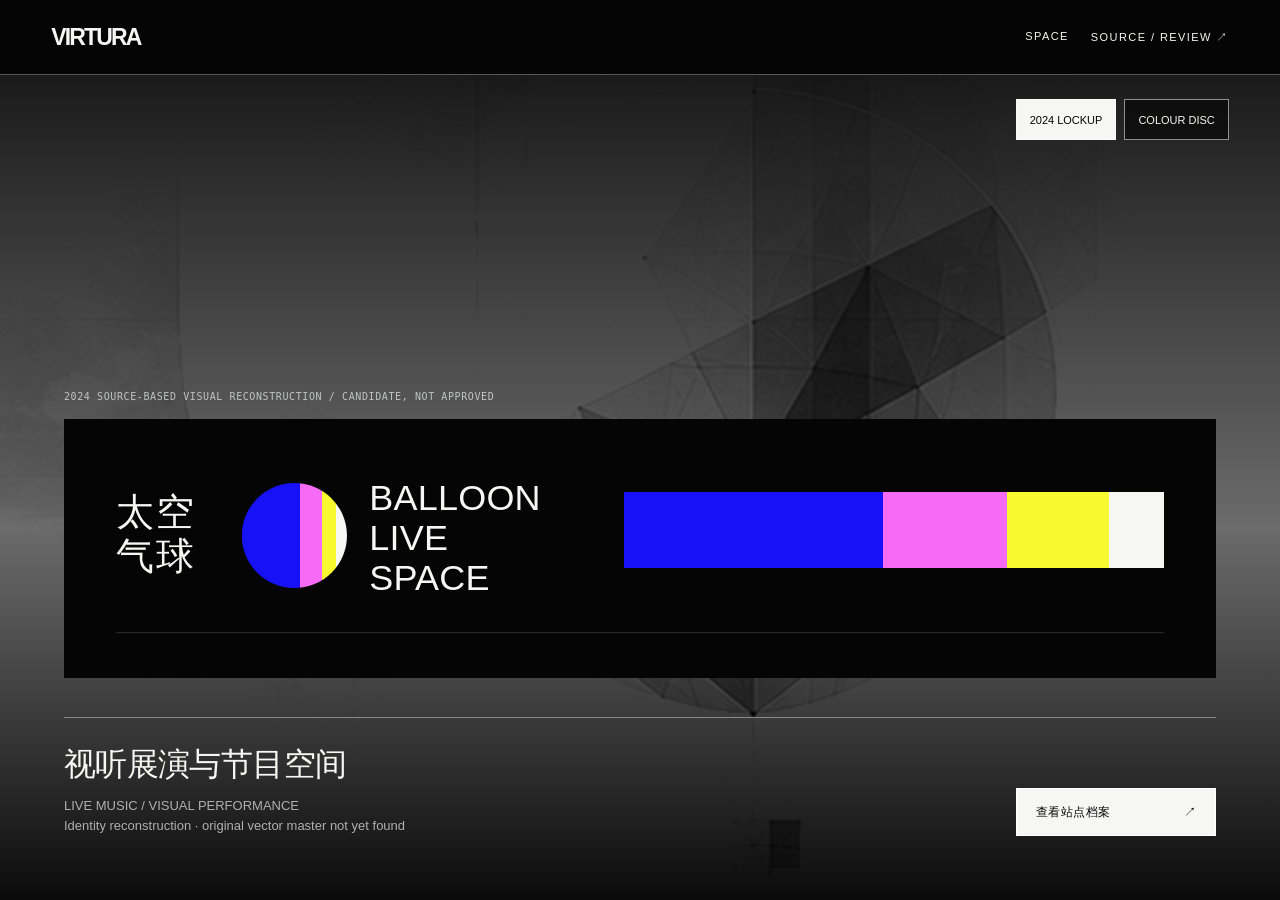
<file: design/balloon-identity-review.html>
<!doctype html>
<html lang="zh-CN"><head><meta charset="utf-8"><meta name="viewport" content="width=device-width,initial-scale=1">
<meta name="robots" content="noindex,nofollow"><meta name="theme-color" content="#050506">
<title>BALLOON — Brand Recovery Candidate / VIRTURA</title>
<style>
:root{color-scheme:dark;--blue:#1711F8;--magenta:#F66AF5;--yellow:#F9F932;--white:#F6F6F2;--dark:#050506}
*{box-sizing:border-box}html,body{margin:0;min-height:100%;font-family:Arial,"Noto Sans CJK SC","PingFang SC",sans-serif;background:var(--dark);color:var(--white)}
a{color:inherit;text-decoration:none}button{font:inherit;cursor:pointer;color:inherit}button:focus-visible,a:focus-visible{outline:2px solid var(--white);outline-offset:4px}
.nav{height:75px;display:flex;justify-content:space-between;align-items:center;padding:0 clamp(20px,4vw,60px);border-bottom:1px solid #ffffff55;gap:20px}
.brand{font-size:23px;font-weight:700;letter-spacing:-.08em}.nav-right{display:flex;gap:22px;font-size:11px;letter-spacing:.13em}.nav-right a{padding-block:12px}
.recovery{font:10px ui-monospace,SFMono-Regular,Consolas,monospace;color:#c2c3c3;letter-spacing:.06em;margin-bottom:17px}
.stage{position:relative;min-height:calc(100svh - 75px);display:flex;align-items:end;overflow:hidden;isolation:isolate;padding:clamp(25px,5vw,80px);background:var(--dark)}
.stage:before{content:"";position:absolute;inset:0;z-index:-2;background:url('../assets/spaces/station-balloon.jpg') center center/cover no-repeat;filter:grayscale(1) contrast(1.45) brightness(.42)}
.stage:after{content:"";position:absolute;inset:0;z-index:-1;background:linear-gradient(0deg,#050506f0 0%,transparent 45%,#050506c9 100%)}
.stage-content{width:100%}.lockup{display:block;width:100%;max-width:1320px;height:auto;aspect-ratio:1600/360;object-fit:contain;margin:0 0 clamp(20px,3vw,45px);object-position:left}
.bottom{display:flex;justify-content:space-between;align-items:end;gap:20px;border-top:1px solid #ffffff66;padding-top:25px}
.bottom h1{font-size:clamp(20px,2.5vw,36px);font-weight:400;letter-spacing:-.02em;margin:0}.bottom p{font-size:13px;color:#b0afb0;margin:9px 0 0;line-height:1.55}
.action{min-height:48px;min-width:200px;padding:13px 19px;border:1px solid white;background:#f6f6f2;color:#0a0b0d;font-size:12px;letter-spacing:.04em;display:flex;justify-content:space-between;gap:15px;align-items:center}
.action:hover{background:white}
.review-actions{position:absolute;z-index:4;top:24px;right:clamp(20px,4vw,60px);display:flex;gap:8px}
.review-actions button{border:1px solid #ffffff88;background:#050506a8;padding:10px 13px;font-size:11px;min-height:41px}
.review-actions button[aria-pressed=true]{background:#f6f6f2;color:#050506}
body.focus-mark .lockup{max-width:850px}body.focus-mark .stage:before{opacity:.25}
body.focus-mark .stage-content{max-width:1100px}
body.focus-mark .bottom{padding-top:35px}
.mark-wrap{display:none;gap:35px;align-items:center;margin-bottom:25px}
.mark-wrap img{display:block;width:clamp(110px,21vw,260px);height:auto}
.mark-wrap div{font-size:clamp(21px,4vw,64px);line-height:1.05;letter-spacing:-.04em}
body.focus-mark .mark-wrap{display:flex}body.focus-mark .lockup{display:none}
@media(max-width:650px){.nav{height:64px}.nav-right a:first-child{display:none}.stage{min-height:calc(100svh - 64px);padding:22px}.bottom{align-items:stretch;flex-direction:column}.stage:before{background-position:55% center}.review-actions{top:20px;right:20px}.lockup{width:130%;max-width:none;transform-origin:left bottom}.bottom h1{font-size:24px}}
@media(prefers-reduced-motion:reduce){*{transition:none!important}}
</style></head>
<body>
<header class="nav"><a class="brand" href="../">VIRTURA</a><nav class="nav-right"><a href="../apps/">SPACE</a><a href="https://github.com/ewanqian/VIRTURA-Website" target="_blank" rel="noopener noreferrer">SOURCE / REVIEW ↗</a></nav></header>
<main class="stage">
<div class="review-actions" role="group" aria-label="候选展示切换"><button type="button" aria-pressed="true" id="lockupBtn">2024 LOCKUP</button><button type="button" aria-pressed="false" id="markBtn">COLOUR DISC</button></div>
<div class="stage-content">
<div class="recovery">2024 SOURCE-BASED VISUAL RECONSTRUCTION / CANDIDATE, NOT APPROVED</div>
<img class="lockup" src="../assets/brand-candidates/balloon/balloon-horizontal-lockup.candidate.svg" alt="根据 2024 参考图重绘的太空气球中英字标、四色球与长条色带候选版">
<div class="mark-wrap"><img src="../assets/brand-candidates/balloon/balloon-colour-disc.candidate.svg" alt="蓝、洋红、黄、白四色圆盘候选图标"><div>太空气球<br>BALLOON LIVE SPACE</div></div>
<div class="bottom"><div><h1>视听展演与节目空间</h1><p>LIVE MUSIC / VISUAL PERFORMANCE<br>Identity reconstruction · original vector master not yet found</p></div>
<a class="action" href="https://github.com/ewanqian/VIRTURA-SpacePort/tree/main/stations/balloon-live-space" target="_blank" rel="noopener noreferrer" title="当前进入可核实的站点公开源码档案，非已上线的互动场景">查看站点档案 <span aria-hidden="true">↗</span></a></div>
</div>
</main>
<script>
const a=document.getElementById('lockupBtn'),b=document.getElementById('markBtn');
function show(mark){document.body.classList.toggle('focus-mark',mark);a.setAttribute('aria-pressed',String(!mark));b.setAttribute('aria-pressed',String(mark))}
a.addEventListener('click',()=>show(false));b.addEventListener('click',()=>show(true));
</script>
</body></html>
</file>
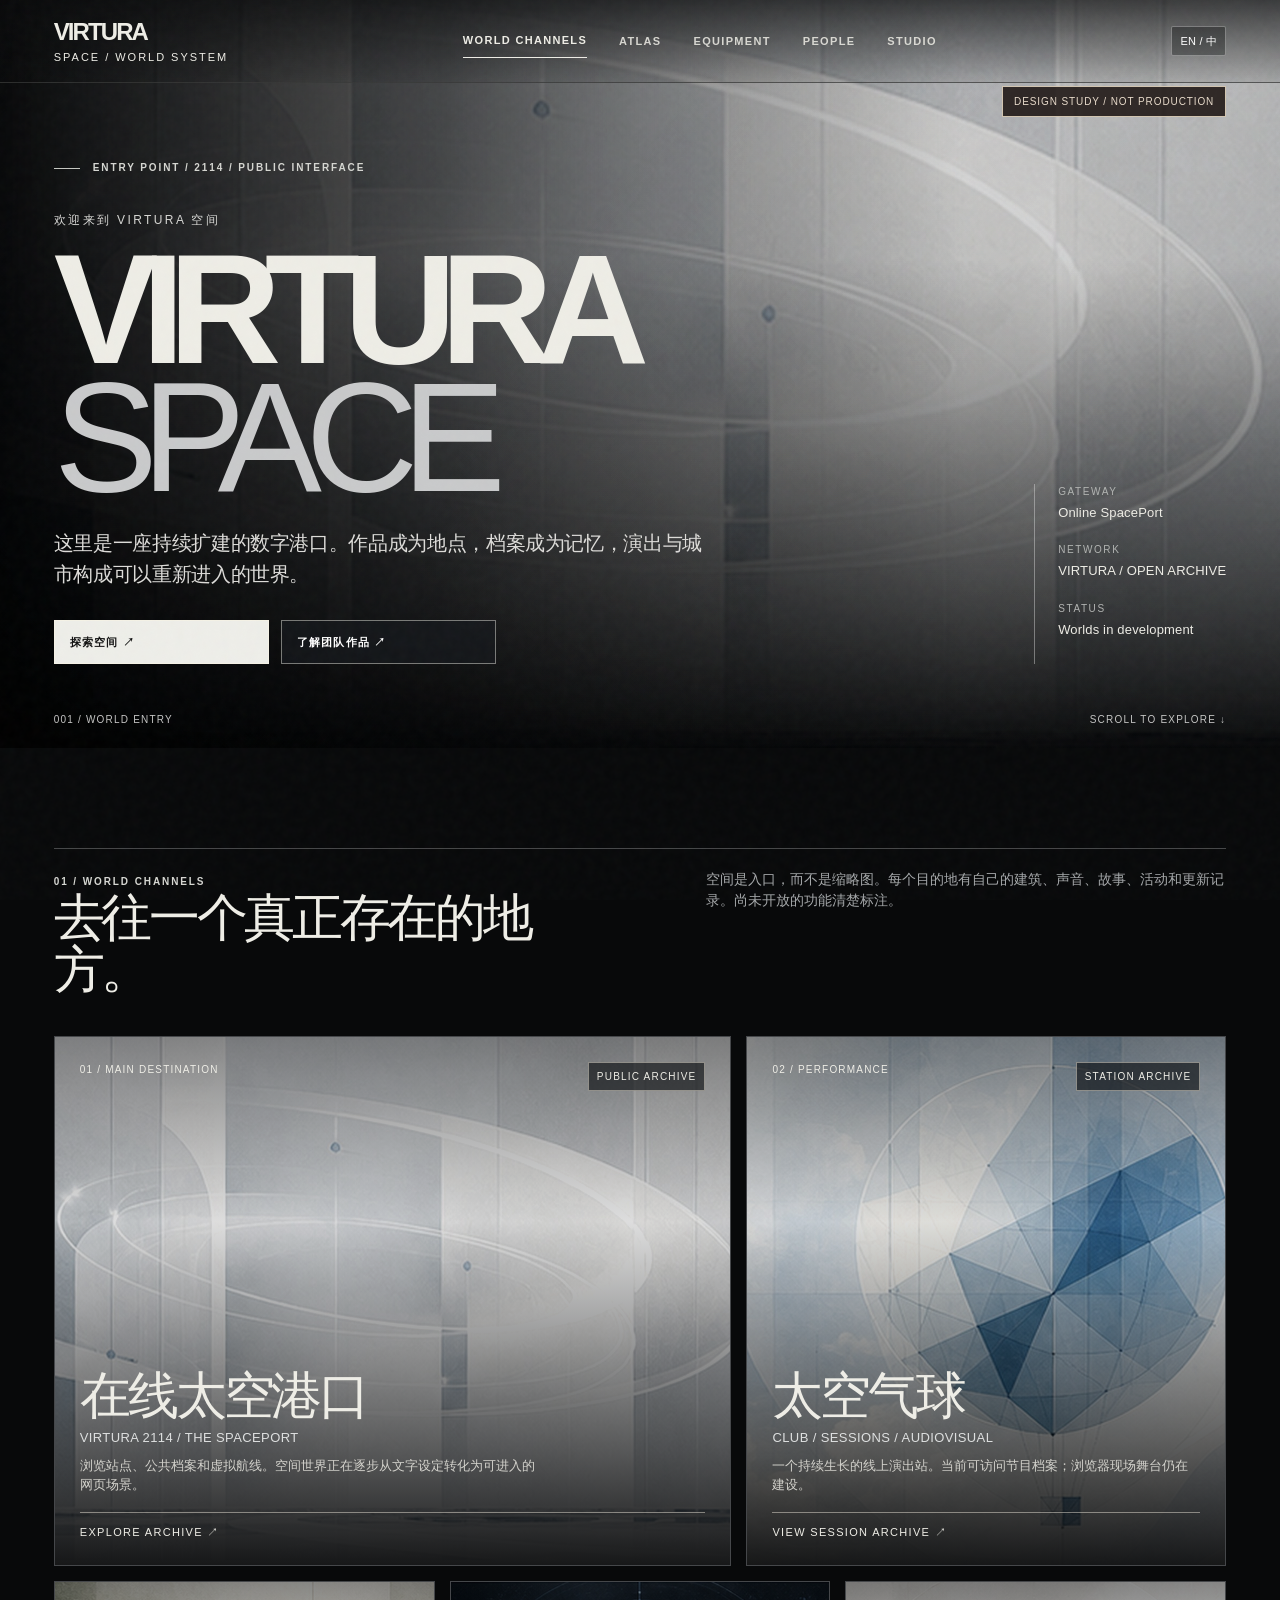
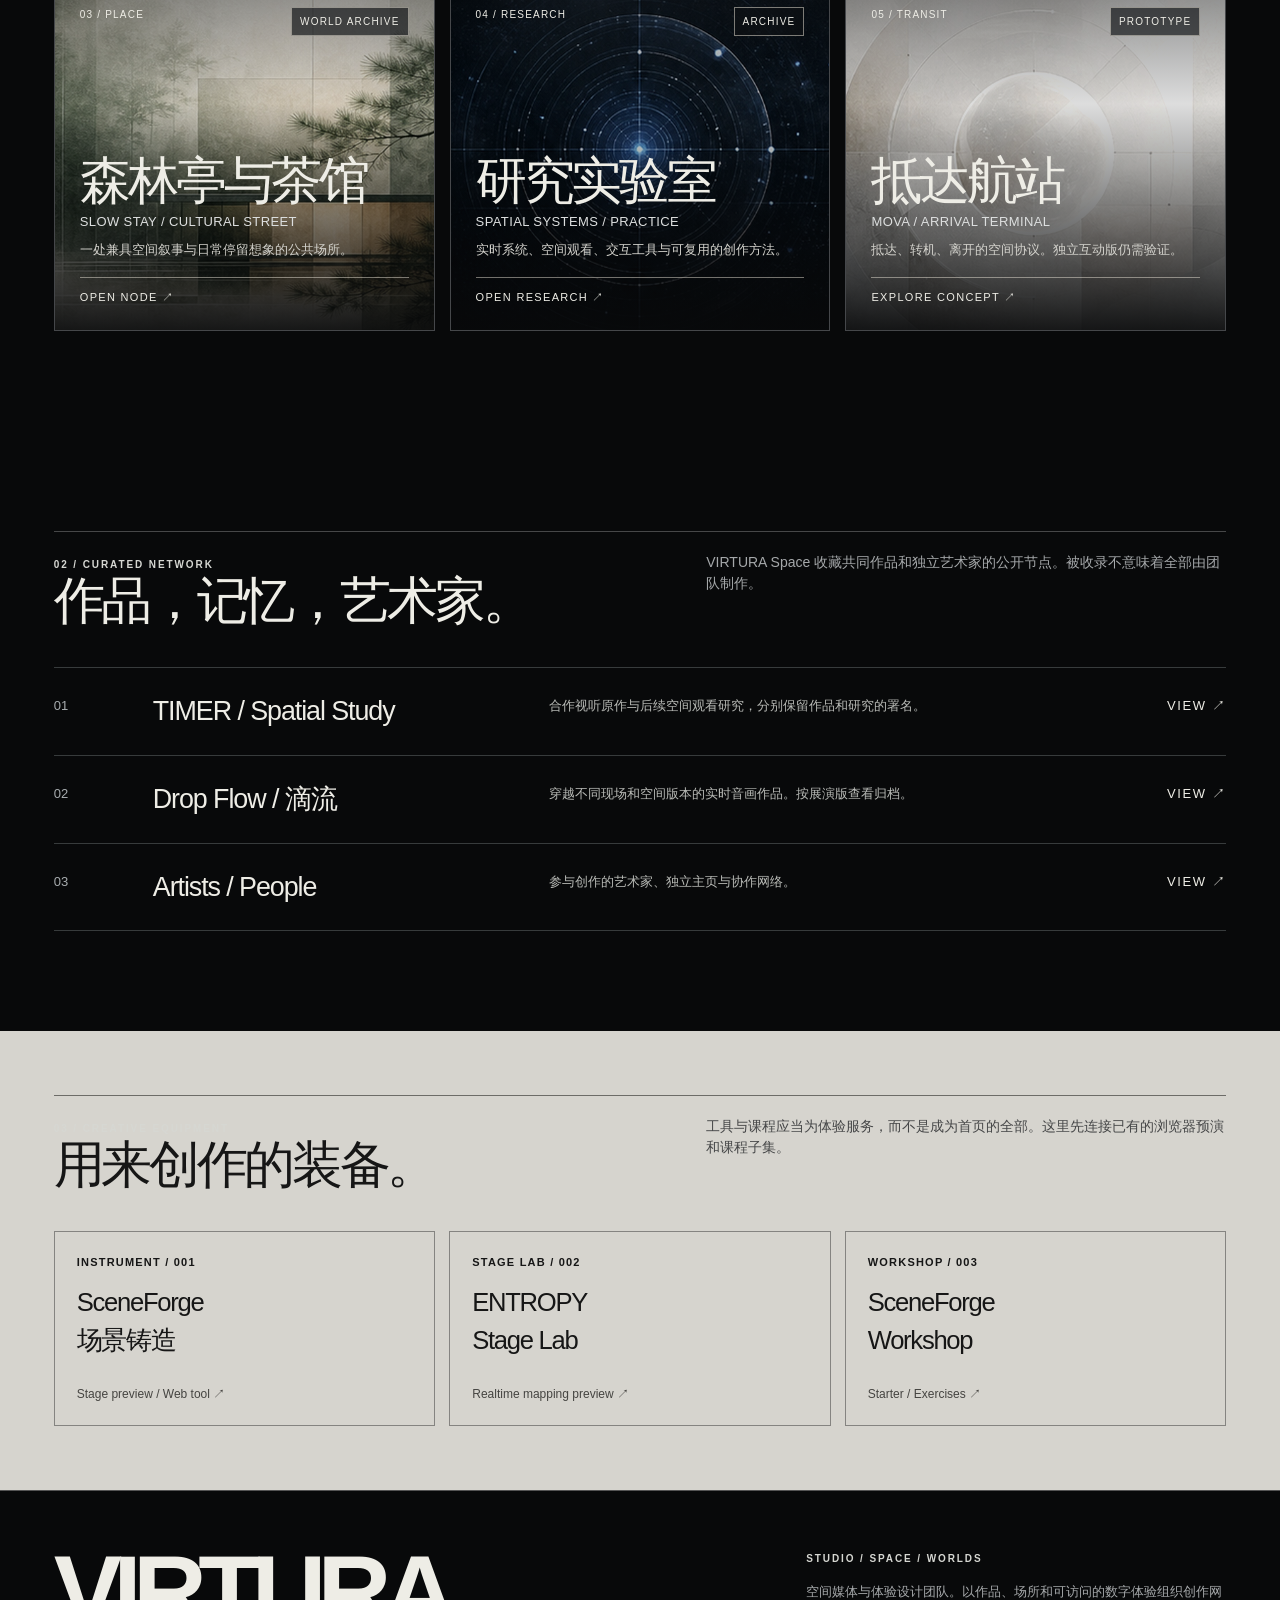
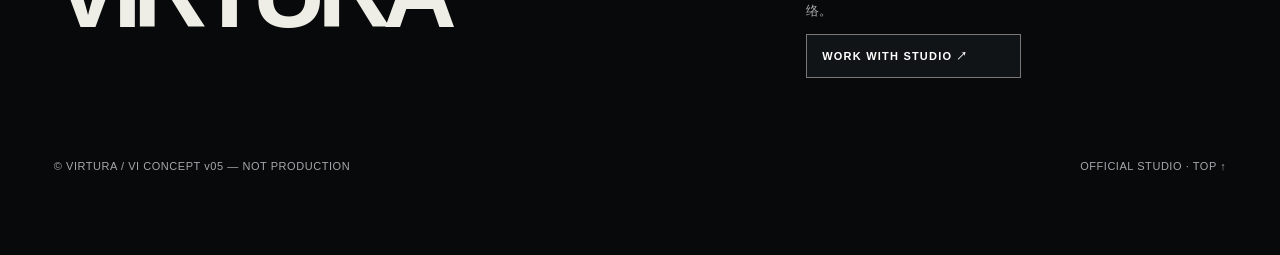
<file: design/space-v05-preview.html>
<!doctype html>
<html lang="zh-CN">
<head>
<meta charset="utf-8"><meta name="viewport" content="width=device-width,initial-scale=1">
<meta name="robots" content="noindex,nofollow"><meta name="color-scheme" content="dark"><meta name="theme-color" content="#090a0b">
<title>VIRTURA / SPACE — VI v05 Concept Preview</title>
<meta name="description" content="VIRTURA Space v05 — a non-production art-direction study of the digital space port and world channels.">
<style>
:root{--base:#08090a;--base2:#111215;--text:#eeeDE6;--sub:#a5a8aa;--rule:#464748;--active:#f0efe9;--portal:#c1c3cf;--type:Arial,"Helvetica Neue","PingFang SC","Microsoft YaHei",sans-serif;--gutter:clamp(20px,4.2vw,72px)}
*{box-sizing:border-box}html{scroll-behavior:smooth}body{margin:0;background:var(--base);color:var(--text);font:15px/1.5 var(--type);-webkit-font-smoothing:antialiased}body:before{content:"";position:fixed;z-index:30;inset:0;pointer-events:none;opacity:.028;background-image:url("data:image/svg+xml,%3Csvg viewBox='0 0 140 140' xmlns='http://www.w3.org/2000/svg'%3E%3Cfilter id='n'%3E%3CfeTurbulence type='fractalNoise' baseFrequency='.72' numOctaves='3' stitchTiles='stitch'/%3E%3C/filter%3E%3Cpath fill='%23fff' filter='url(%23n)' d='M0 0h140v140H0z'/%3E%3C/svg%3E")}
a{color:inherit;text-decoration:none}button{font:inherit;cursor:pointer}a:focus-visible,button:focus-visible{outline:2px solid #fff;outline-offset:4px}.skip{position:absolute;transform:translateY(-140%);padding:12px;background:#fff;color:#000;z-index:50}.skip:focus{transform:translateY(0)}
.shell{width:100%;max-width:1920px;margin:auto;padding-inline:var(--gutter)}.bar{position:absolute;left:0;right:0;top:0;z-index:20;border-bottom:1px solid #d6d6d02b;background:linear-gradient(180deg,#090a0bb8,#090a0b19)}.barin{height:82px;display:flex;align-items:center;justify-content:space-between;gap:28px}.logo{font-size:24px;font-weight:700;letter-spacing:-.08em;line-height:1}.logo span{font-size:11px;font-weight:400;letter-spacing:.18em;display:block;margin-top:8px}.nav{display:flex;align-items:center;gap:clamp(16px,2.5vw,44px)}.nav a{font-size:11px;font-weight:600;letter-spacing:.12em;text-transform:uppercase;opacity:.86}.nav a[aria-current]{opacity:1;border-bottom:1px solid currentColor;padding-block:8px}.rightnav{display:flex;gap:10px;align-items:center}.lang{border:1px solid #ffffff55;background:#05060655;border-radius:2px;color:white;padding:6px 8px;font-size:11px;letter-spacing:.02em}
.hero{min-height:min(920px,100svh);min-height:680px;position:relative;overflow:hidden;display:flex;align-items:flex-end;background:#14181b}.hero-image{position:absolute;inset:0;background-image:linear-gradient(90deg,#08090af5 0%,#090a0bad 35%,#08090a2b 75%),linear-gradient(0deg,#08090af5,transparent 65%),url("../assets/spaces/gateway-spaceport.jpg");background-position:center;background-size:cover;filter:saturate(.72) contrast(1.08);transform:scale(1.015)}.hero-image:after{content:"";position:absolute;inset:0;background:linear-gradient(130deg,transparent 38%,#0d13171a 100%)}.hero-in{position:relative;z-index:1;padding-top:160px;padding-bottom:84px;display:grid;grid-template-columns:minmax(0,8fr) minmax(170px,3fr);align-items:end;gap:28px}
.micro{font-size:10px;letter-spacing:.19em;font-weight:650;text-transform:uppercase;color:#d6d7d2}.micro .rulemark{display:inline-block;width:26px;height:1px;background:#c6c7c2;vertical-align:middle;margin-right:13px}.eyebrow{font-size:12px;letter-spacing:.2em;font-weight:500;color:#d8d8d5;margin-top:36px}.hero h1{font-size:clamp(66px,12.2vw,198px);line-height:.82;letter-spacing:-.105em;margin:16px 0 27px;font-weight:550;text-transform:uppercase}.hero h1 span{display:block;color:#c9cacb}.hero h1 em{font-style:normal;font-weight:300}.intro{max-width:660px;font-size:clamp(15px,1.55vw,22px);line-height:1.55;letter-spacing:-.018em;color:#dddcd9}.hero-cta{display:flex;gap:12px;margin-top:30px;flex-wrap:wrap}.cta{display:inline-flex;align-items:center;justify-content:space-between;gap:40px;border:1px solid #f5f2e6;padding:13px 15px;text-transform:uppercase;font-weight:650;font-size:11px;letter-spacing:.11em;background:#eeeee9;color:#121212;min-width:215px}.cta.secondary{background:#17191db0;color:#fff;border-color:#d0d0c78a}.cta:hover{background:#fff}.cta.secondary:hover{background:#292c31}.hero-aside{justify-self:end;max-width:235px;border-left:1px solid #dddddd70;padding:0 0 5px 23px;font-size:11px;letter-spacing:.015em}.hero-aside div{margin:0 0 20px}.hero-aside label{display:block;text-transform:uppercase;letter-spacing:.16em;font-size:10px;color:#b2b4b2;margin-bottom:4px}.hero-aside strong{font-weight:500;font-size:13px}.hero-bottom{position:absolute;bottom:21px;left:var(--gutter);right:var(--gutter);z-index:3;display:flex;justify-content:space-between;gap:12px;color:#c5c5c4;font-size:10px;letter-spacing:.12em;text-transform:uppercase}
.section{padding-block:100px}.section-head{display:grid;grid-template-columns:1fr 1fr;gap:30px;border-top:1px solid var(--rule);padding-top:20px;align-items:start;margin-bottom:40px}.section-head h2{font-size:clamp(30px,4vw,64px);line-height:1.02;letter-spacing:-.065em;margin:0;font-weight:500}.section-head p{max-width:520px;margin:0;justify-self:end;color:var(--sub);font-size:14px}.chapter{margin-top:5px}.worlds{display:grid;grid-template-columns:repeat(12,minmax(0,1fr));gap:15px}.world{position:relative;isolation:isolate;overflow:hidden;min-height:350px;background:#1c1d20;border:1px solid #45474a;display:flex;flex-direction:column;justify-content:space-between;transition:border .18s}.world:hover{border-color:#e4e4db}.world.one{grid-column:span 7;min-height:530px}.world.two{grid-column:span 5;min-height:530px}.world.three,.world.four,.world.five{grid-column:span 4;min-height:350px}.world:before{content:"";position:absolute;inset:0;z-index:-1;background-size:cover;background-position:center;filter:saturate(.76) contrast(1.1);transition:transform .45s ease}.world:hover:before{transform:scale(1.035)}.world:after{content:"";position:absolute;inset:0;z-index:-1;background:linear-gradient(0deg,#08090aef 0%,#07090a23 65%,#08090a7d 100%)}.one:before{background-image:url("../assets/spaces/gateway-spaceport.jpg")}.two:before{background-image:url("../assets/spaces/station-balloon.jpg")}.three:before{background-image:url("../assets/spaces/station-tea-house.jpg")}.four:before{background-image:url("../assets/spaces/station-research-lab.jpg")}.five:before{background-image:url("../assets/spaces/station-mova.jpg")}
.world-top,.world-body{position:relative;padding:25px}.world-top{display:flex;justify-content:space-between;gap:10px;align-items:start;font-size:10px;letter-spacing:.12em;text-transform:uppercase}.status{border:1px solid #eee8da80;padding:6px 8px;background:#0f1114a8}.world h3{font-size:clamp(28px,4vw,52px);font-weight:520;letter-spacing:-.06em;line-height:1.05;margin:0}.world h3 small{display:block;color:#dddfdf;font-size:13px;font-weight:400;letter-spacing:.03em;margin-top:8px}.world p{max-width:460px;color:#d3d2cc;font-size:13px;margin:11px 0 0}.world .action{display:block;margin-top:17px;border-top:1px solid #eee8da78;padding-top:11px;font-size:11px;text-transform:uppercase;letter-spacing:.12em}
.index{display:grid;grid-template-columns:repeat(12,minmax(0,1fr));gap:16px;padding:28px 0;border-top:1px solid #373b3c}.index:last-of-type{border-bottom:1px solid #373b3c}.index-index{grid-column:span 1;font-size:13px;color:#a8adb0}.index-name{grid-column:span 4;font-size:clamp(21px,2.1vw,34px);letter-spacing:-.04em;line-height:1.15}.index-desc{grid-column:span 5;font-size:13px;color:#b9bbb7;max-width:520px}.index-arrow{grid-column:span 2;text-align:right;font-size:13px;text-transform:uppercase;letter-spacing:.12em}.index:hover .index-name{text-decoration:underline;text-underline-offset:7px}
.strip{background:#d6d4ce;color:#161616;padding:64px 0}.strip .section-head{border-color:#6d6c68}.strip .section-head p{color:#464748}.triplet{display:grid;grid-template-columns:repeat(3,1fr);gap:14px}.triplet a{border:1px solid #858481;padding:22px;min-height:195px;display:flex;flex-direction:column;gap:12px}.triplet span{font-size:11px;font-weight:600;letter-spacing:.11em}.triplet strong{font-size:clamp(21px,2vw,31px);font-weight:500;letter-spacing:-.05em}.triplet em{font-style:normal;font-size:12px;color:#454441;margin-top:auto}
.footer{padding:55px 0 80px;border-top:1px solid #555}.foot-main{display:flex;align-items:start;justify-content:space-between;gap:36px}.foot-main h2{font-size:clamp(42px,8vw,125px);font-weight:570;letter-spacing:-.085em;margin:0;line-height:.9}.foot-main p{max-width:420px;color:var(--sub);font-size:13px}.footline{margin-top:80px;display:flex;justify-content:space-between;color:var(--sub);font-size:11px;letter-spacing:.05em}
.preview{z-index:40;position:fixed;top:86px;right:var(--gutter);padding:7px 11px;font-size:10px;letter-spacing:.09em;color:#e7daca;border:1px solid #d1c4b0;background:#1c1412dd}
@media(max-width:900px){.barin{height:70px}.nav{gap:14px}.hero-in{grid-template-columns:1fr}.hero-aside{justify-self:start;display:flex;max-width:none;gap:26px;border:none;border-top:1px solid #aaa9a56c;padding:18px 0 0}.hero-aside div{margin:0}.world.one,.world.two{grid-column:span 6}.world.three,.world.four,.world.five{grid-column:span 4}.hero h1{font-size:clamp(70px,14vw,140px)}}
@media(max-width:680px){.nav a:not(:first-child){display:none}.hero{min-height:740px}.hero-image{background-position:60% center}.hero-in{padding-top:135px;padding-bottom:80px}.hero h1{font-size:clamp(63px,17vw,100px)}.hero-aside{display:none}.section{padding-block:65px}.section-head{grid-template-columns:1fr;gap:15px}.section-head p{justify-self:start}.world.one,.world.two,.world.three,.world.four,.world.five{grid-column:span 12;min-height:390px}.index-index{grid-column:span 2}.index-name{grid-column:span 10}.index-desc{grid-column:3/span 9}.index-arrow{grid-column:12/span 1;grid-row:2}.triplet{grid-template-columns:1fr}.triplet a{min-height:115px}.foot-main{display:block}.footline{display:block}.footline span{display:block;margin-top:5px}.preview{top:72px;right:16px}}
@media(prefers-reduced-motion:reduce){html{scroll-behavior:auto}.world:before{transition:none}}
</style></head>
<body>
<a href="#main" class="skip">跳到内容 / Skip to content</a>
<div class="preview">DESIGN STUDY / NOT PRODUCTION</div>
<header class="bar"><div class="shell barin">
<a href="../" class="logo" aria-label="VIRTURA official website">VIRTURA<span>SPACE / WORLD SYSTEM</span></a>
<nav class="nav" aria-label="主导航"><a href="#worlds" aria-current="page">WORLD CHANNELS</a><a href="#atlas">ATLAS</a><a href="#equipment">EQUIPMENT</a><a href="../#people">PEOPLE</a><a href="../#project-inquiry">STUDIO</a></nav>
<div class="rightnav"><button class="lang" type="button" id="lang" aria-label="Switch between Chinese and English">EN / 中</button></div>
</div></header>
<main id="main">
<section class="hero" aria-labelledby="hero-title"><div class="hero-image"></div><div class="shell hero-in"><div>
<div class="micro"><span class="rulemark"></span>ENTRY POINT / 2114 / PUBLIC INTERFACE</div>
<div class="eyebrow" data-zh="欢迎来到 VIRTURA 空间" data-en="WELCOME TO VIRTURA SPACE">欢迎来到 VIRTURA 空间</div>
<h1 id="hero-title">VIRTURA <span><em>SPACE</em></span></h1>
<p class="intro" data-zh="这里是一座持续扩建的数字港口。作品成为地点，档案成为记忆，演出与城市构成可以重新进入的世界。" data-en="A growing digital port where artworks become places, archives preserve memories, and performances connect inhabitable worlds.">这里是一座持续扩建的数字港口。作品成为地点，档案成为记忆，演出与城市构成可以重新进入的世界。</p>
<div class="hero-cta"><a class="cta" href="#worlds" data-zh="探索空间 ↗" data-en="EXPLORE WORLDS ↗">探索空间 ↗</a><a class="cta secondary" href="../#work" data-zh="了解团队作品 ↗" data-en="VIEW STUDIO WORK ↗">了解团队作品 ↗</a></div>
</div><aside class="hero-aside"><div><label>GATEWAY</label><strong>Online SpacePort</strong></div><div><label>NETWORK</label><strong>VIRTURA / OPEN ARCHIVE</strong></div><div><label>STATUS</label><strong>Worlds in development</strong></div></aside></div><div class="hero-bottom"><span>001 / WORLD ENTRY</span><span>SCROLL TO EXPLORE ↓</span></div></section>
<section class="shell section" id="worlds"><div class="section-head"><div><span class="micro">01 / WORLD CHANNELS</span><h2 data-zh="去往一个真正存在的地方。" data-en="Every place has a purpose.">去往一个真正存在的地方。</h2></div><p data-zh="空间是入口，而不是缩略图。每个目的地有自己的建筑、声音、故事、活动和更新记录。尚未开放的功能清楚标注。" data-en="More than thumbnails: each destination has its own architecture, sound, stories, activities and release history. Incomplete features stay labeled.">空间是入口，而不是缩略图。每个目的地有自己的建筑、声音、故事、活动和更新记录。尚未开放的功能清楚标注。</p></div>
<div class="worlds">
<a class="world one" href="https://spaceport.virtura.space/" target="_blank" rel="noopener noreferrer"><div class="world-top"><span>01 / MAIN DESTINATION</span><span class="status">PUBLIC ARCHIVE</span></div><div class="world-body"><h3><span data-zh="在线太空港口" data-en="THE SPACEPORT">在线太空港口</span><small>VIRTURA 2114 / THE SPACEPORT</small></h3><p data-zh="浏览站点、公共档案和虚拟航线。空间世界正在逐步从文字设定转化为可进入的网页场景。" data-en="Explore stations, public archives and routes. The world is evolving from written lore into independently accessible scenes.">浏览站点、公共档案和虚拟航线。空间世界正在逐步从文字设定转化为可进入的网页场景。</p><span class="action">EXPLORE ARCHIVE ↗</span></div></a>
<a class="world two" href="https://github.com/ewanqian/VIRTURA-SpacePort/tree/main/stations/balloon-live-space" target="_blank" rel="noopener noreferrer"><div class="world-top"><span>02 / PERFORMANCE</span><span class="status">STATION ARCHIVE</span></div><div class="world-body"><h3><span data-zh="太空气球" data-en="BALLOON LIVE SPACE">太空气球</span><small>CLUB / SESSIONS / AUDIOVISUAL</small></h3><p data-zh="一个持续生长的线上演出站。当前可访问节目档案；浏览器现场舞台仍在建设。" data-en="A long-running performance station. Session archives exist; a full live browser stage remains in development.">一个持续生长的线上演出站。当前可访问节目档案；浏览器现场舞台仍在建设。</p><span class="action">VIEW SESSION ARCHIVE ↗</span></div></a>
<a class="world three" href="https://github.com/ewanqian/VIRTURA-SpacePort/tree/main/stations/teahouse-forest-pavilion" target="_blank" rel="noopener noreferrer"><div class="world-top"><span>03 / PLACE</span><span class="status">WORLD ARCHIVE</span></div><div class="world-body"><h3><span data-zh="森林亭与茶馆" data-en="TEAHOUSE">森林亭与茶馆</span><small>SLOW STAY / CULTURAL STREET</small></h3><p data-zh="一处兼具空间叙事与日常停留想象的公共场所。" data-en="A quiet place that connects spatial narrative and everyday rituals.">一处兼具空间叙事与日常停留想象的公共场所。</p><span class="action">OPEN NODE ↗</span></div></a>
<a class="world four" href="https://github.com/ewanqian/VIRTURA-SpacePort/tree/main/stations/research-laboratory" target="_blank" rel="noopener noreferrer"><div class="world-top"><span>04 / RESEARCH</span><span class="status">ARCHIVE</span></div><div class="world-body"><h3><span data-zh="研究实验室" data-en="RESEARCH LAB">研究实验室</span><small>SPATIAL SYSTEMS / PRACTICE</small></h3><p data-zh="实时系统、空间观看、交互工具与可复用的创作方法。" data-en="Realtime systems, spatial viewing, interactive instruments and methods.">实时系统、空间观看、交互工具与可复用的创作方法。</p><span class="action">OPEN RESEARCH ↗</span></div></a>
<a class="world five" href="https://github.com/ewanqian/VIRTURA-SpacePort/tree/main/stations/mova" target="_blank" rel="noopener noreferrer"><div class="world-top"><span>05 / TRANSIT</span><span class="status">PROTOTYPE</span></div><div class="world-body"><h3><span data-zh="抵达航站" data-en="ARRIVAL TERMINAL">抵达航站</span><small>MOVA / ARRIVAL TERMINAL</small></h3><p data-zh="抵达、转机、离开的空间协议。独立互动版仍需验证。" data-en="An evolving arrival and transit protocol. The interactive edition is not yet verified.">抵达、转机、离开的空间协议。独立互动版仍需验证。</p><span class="action">EXPLORE CONCEPT ↗</span></div></a>
</div></section>
<section class="shell section" id="atlas"><div class="section-head"><div><span class="micro">02 / CURATED NETWORK</span><h2 data-zh="作品，记忆，艺术家。" data-en="Works. Memory. People.">作品，记忆，艺术家。</h2></div><p data-zh="VIRTURA Space 收藏共同作品和独立艺术家的公开节点。被收录不意味着全部由团队制作。" data-en="A curated network of shared works and independent artist nodes. Inclusion does not imply exclusive studio authorship.">VIRTURA Space 收藏共同作品和独立艺术家的公开节点。被收录不意味着全部由团队制作。</p></div>
<a class="index" href="https://ewanqian.site/works/timer" target="_blank" rel="noopener noreferrer"><span class="index-index">01</span><span class="index-name">TIMER / Spatial Study</span><span class="index-desc" data-zh="合作视听原作与后续空间观看研究，分别保留作品和研究的署名。" data-en="A collaborative audiovisual work and subsequent spatial study, each credited separately.">合作视听原作与后续空间观看研究，分别保留作品和研究的署名。</span><span class="index-arrow">VIEW ↗</span></a>
<a class="index" href="https://ewanqian.site/works/drop-flow" target="_blank" rel="noopener noreferrer"><span class="index-index">02</span><span class="index-name">Drop Flow / 滴流</span><span class="index-desc" data-zh="穿越不同现场和空间版本的实时音画作品。按展演版查看归档。" data-en="An evolving audiovisual work documented by performance and exhibition edition.">穿越不同现场和空间版本的实时音画作品。按展演版查看归档。</span><span class="index-arrow">VIEW ↗</span></a>
<a class="index" href="https://collective.virtura.space/people.html" target="_blank" rel="noopener noreferrer"><span class="index-index">03</span><span class="index-name">Artists / People</span><span class="index-desc" data-zh="参与创作的艺术家、独立主页与协作网络。" data-en="Collaborators, independent artist websites and ongoing networks.">参与创作的艺术家、独立主页与协作网络。</span><span class="index-arrow">VIEW ↗</span></a>
</section>
<section class="strip" id="equipment"><div class="shell"><div class="section-head"><div><span class="micro">03 / CREATIVE EQUIPMENT</span><h2 data-zh="用来创作的装备。" data-en="Tools for making.">用来创作的装备。</h2></div><p data-zh="工具与课程应当为体验服务，而不是成为首页的全部。这里先连接已有的浏览器预演和课程子集。" data-en="Tools and workshops support the worlds rather than define them. Start with working browser previews and guided exercises.">工具与课程应当为体验服务，而不是成为首页的全部。这里先连接已有的浏览器预演和课程子集。</p></div>
<div class="triplet">
<a href="https://ewanqian.github.io/SceneForge/" target="_blank" rel="noopener noreferrer"><span>INSTRUMENT / 001</span><strong>SceneForge<br>场景铸造</strong><em>Stage preview / Web tool ↗</em></a>
<a href="https://ewanqian.github.io/SceneForge/entropy-stage/" target="_blank" rel="noopener noreferrer"><span>STAGE LAB / 002</span><strong>ENTROPY<br>Stage Lab</strong><em>Realtime mapping preview ↗</em></a>
<a href="https://ewanqian.github.io/SceneForge/workshop/20261031/" target="_blank" rel="noopener noreferrer"><span>WORKSHOP / 003</span><strong>SceneForge<br>Workshop</strong><em>Starter / Exercises ↗</em></a>
</div></div></section>
<footer class="footer"><div class="shell"><div class="foot-main"><h2>VIRTURA</h2><div><span class="micro">STUDIO / SPACE / WORLDS</span><p data-zh="空间媒体与体验设计团队。以作品、场所和可访问的数字体验组织创作网络。" data-en="A spatial media and experience design collective connecting works, places and accessible digital experiences.">空间媒体与体验设计团队。以作品、场所和可访问的数字体验组织创作网络。</p><a class="cta secondary" href="../#project-inquiry">WORK WITH STUDIO ↗</a></div></div><div class="footline"><span>© VIRTURA / VI CONCEPT v05 — NOT PRODUCTION</span><span><a href="../">OFFICIAL STUDIO</a> · <a href="#main">TOP ↑</a></span></div></div></footer>
</main>
<script>
(()=>{const btn=document.getElementById('lang');let lang='zh';const apply=()=>{document.documentElement.lang=lang==='zh'?'zh-CN':'en';document.querySelectorAll('[data-zh][data-en]').forEach(el=>{el.textContent=el.getAttribute('data-'+lang)});btn.textContent=lang==='zh'?'EN / 中':'中 / EN'};btn.addEventListener('click',()=>{lang=lang==='zh'?'en':'zh';apply()});})();
</script>
</body></html>
</file>
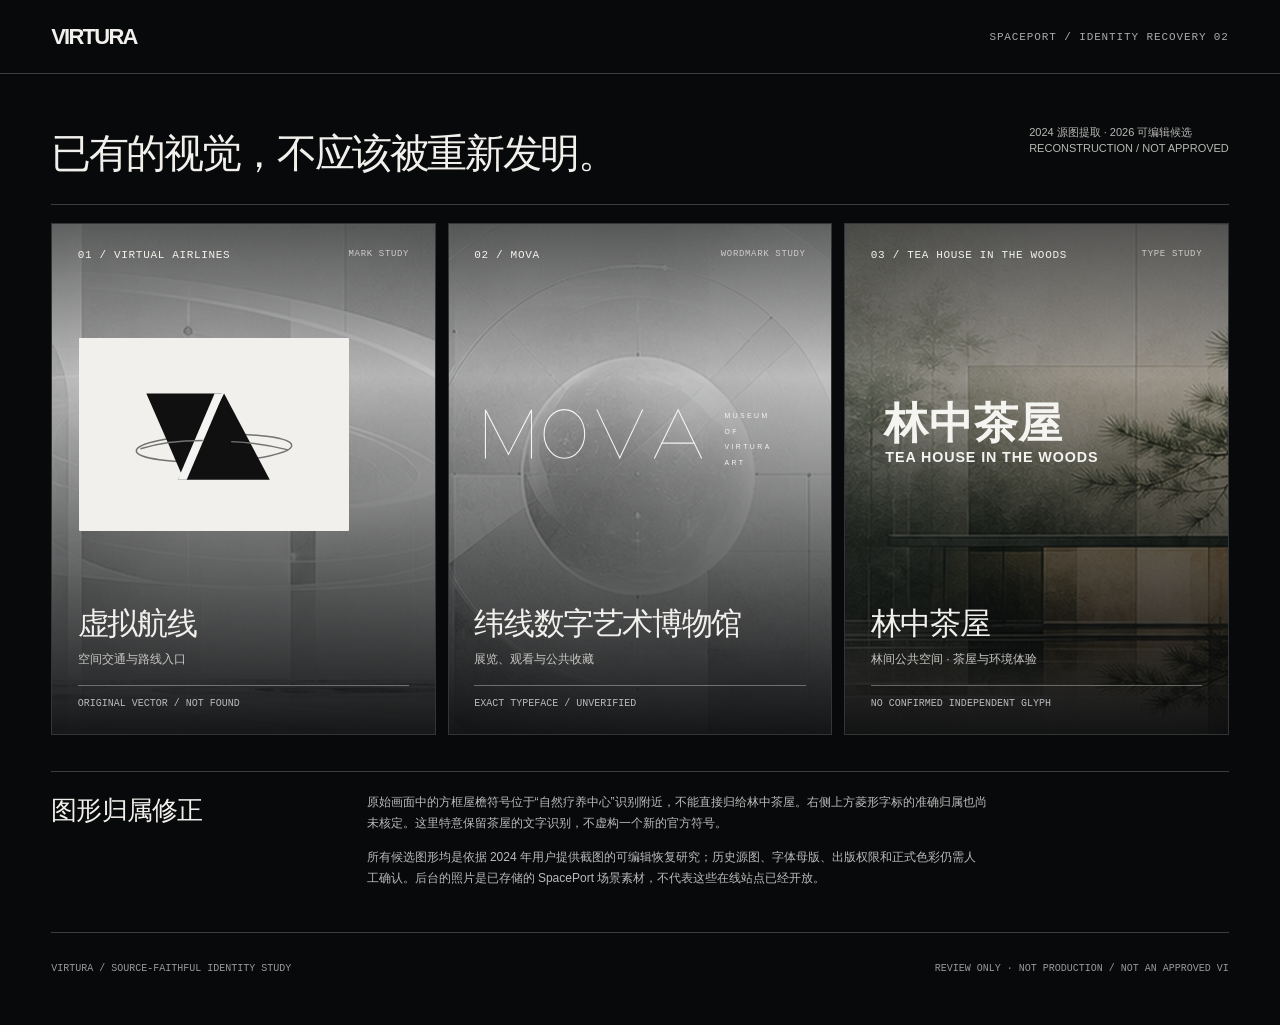
<file: design/spaceport-identity-study-r02.html>
<!doctype html>
<html lang="zh-CN">
<head><meta charset="utf-8"><meta name="viewport" content="width=device-width,initial-scale=1"><meta name="robots" content="noindex,nofollow"><meta name="theme-color" content="#0a0b0d">
<title>VIRTURA / Brand Source Recovery 02</title>
<style>
:root{color-scheme:dark;--black:#08090a;--paper:#f1f0ec;--line:#ffffff36}
*{box-sizing:border-box}html,body{margin:0;background:var(--black);color:var(--paper);font:14px/1.45 Arial,"PingFang SC","Microsoft Yahei",sans-serif;-webkit-font-smoothing:antialiased}a{color:inherit;text-decoration:none}a:focus-visible{outline:2px solid white;outline-offset:4px}
nav{height:74px;padding:0 clamp(18px,4vw,60px);display:flex;align-items:center;justify-content:space-between;gap:15px;border-bottom:1px solid var(--line)}
.logo{font-size:22px;font-weight:700;letter-spacing:-.08em}nav span{font:11px ui-monospace,Consolas,monospace;letter-spacing:.08em;color:#aaa}
main{max-width:1840px;margin:auto;padding:clamp(22px,4vw,66px)}
.head{display:flex;justify-content:space-between;gap:22px;align-items:start;padding-bottom:21px;border-bottom:1px solid var(--line)}
.head h1{font-size:clamp(24px,3.1vw,48px);font-weight:460;letter-spacing:-.06em;margin:0}.head p{font-size:11px;color:#b8b8b5;max-width:250px;margin:0}
.grid{display:grid;grid-template-columns:repeat(12,minmax(0,1fr));gap:12px;margin-top:18px}.identity{min-width:0;grid-column:span 4;aspect-ratio:3/4;position:relative;display:flex;flex-direction:column;justify-content:space-between;overflow:hidden;border:1px solid #ffffff25;isolation:isolate;background:#101317}
.identity:before{content:"";position:absolute;inset:0;background-size:cover;background-position:center;z-index:-3}
.identity:after{content:"";position:absolute;inset:0;background:linear-gradient(180deg,#08090a99 0%,#08090a30 30%,#08090aef 100%);z-index:-2}
.identity[data-brand=airlines]:before{background-image:url("../assets/spaces/gateway-spaceport.jpg");filter:grayscale(1) brightness(.95)}
.identity[data-brand=mova]:before{background-image:url("../assets/spaces/station-mova.jpg");filter:grayscale(1) brightness(.95)}
.identity[data-brand=teahouse]:before{background-image:url("../assets/spaces/station-tea-house.jpg");filter:brightness(.8) saturate(.8)}
.heading,.footer{padding:clamp(15px,2vw,28px)}
.heading{display:flex;justify-content:space-between;gap:15px;align-items:start;font:11px ui-monospace,Consolas,monospace;color:#f3f2ec;letter-spacing:.06em}
.heading small{color:#ceccca;font-size:9px}
.asset{margin:auto 7%;width:86%;display:flex;align-items:center;justify-content:center;min-height:180px}
.asset img{display:block;width:100%;height:auto;max-height:260px;object-fit:contain}
.asset.aviation{padding:9% 12%;background:#f1f0ec;border-radius:1px;max-width:270px}
.asset.aviation img{max-width:220px}
.footer h2{font-size:clamp(21px,2.4vw,35px);line-height:1.12;margin:0;font-weight:510;letter-spacing:-.045em}
.footer p{font-size:12px;line-height:1.5;margin:8px 0 0;color:#c7c7c4}
.status{border-top:1px solid #fff5;margin-top:17px;padding-top:12px;font:10px ui-monospace,Consolas,monospace;color:#b9babe}
.audit{margin-top:36px;padding-top:20px;border-top:1px solid var(--line);display:grid;grid-template-columns:minmax(170px,1fr) minmax(0,3fr);gap:28px}
.audit h2{font-size:clamp(18px,2vw,26px);letter-spacing:-.03em;font-weight:500;margin:0}.audit p{font-size:12px;color:#bbb;max-width:620px;line-height:1.7;margin:0 0 14px}
.footline{padding:30px 0 0;margin-top:30px;border-top:1px solid var(--line);font:10px ui-monospace,Consolas,monospace;color:#999;display:flex;justify-content:space-between;gap:12px}
@media(max-width:850px){.identity{grid-column:span 6;aspect-ratio:3/3.4}.identity[data-brand=teahouse]{grid-column:span 12;aspect-ratio:16/8}.audit{grid-template-columns:1fr}}
@media(max-width:560px){nav{height:65px}.grid{grid-template-columns:1fr}.identity{grid-column:1!important;aspect-ratio:4/4.2!important}.asset{width:76%;margin:auto 12%}.head{display:block}.head p{margin-top:12px}.footline{display:block}}
</style>
</head><body>
<nav><a class="logo" href="../">VIRTURA</a><span>SPACEPORT / IDENTITY RECOVERY 02</span></nav>
<main>
<div class="head"><h1>已有的视觉，不应该被重新发明。</h1><p>2024 源图提取 · 2026 可编辑候选<br>RECONSTRUCTION / NOT APPROVED</p></div>
<div class="grid">
<section class="identity" data-brand="airlines" aria-labelledby="air-title">
 <div class="heading"><span>01 / VIRTUAL AIRLINES</span><small>MARK STUDY</small></div>
 <div class="asset aviation"><img alt="对置三角形与细环轨的虚拟航线可编辑候选标志" src="../assets/brand-candidates/virtual-airlines/va-orbit-emblem.candidate.svg"></div>
 <div class="footer"><h2 id="air-title">虚拟航线</h2><p>空间交通与路线入口</p><div class="status">ORIGINAL VECTOR / NOT FOUND</div></div>
</section>
<section class="identity" data-brand="mova" aria-labelledby="mova-title">
 <div class="heading"><span>02 / MOVA</span><small>WORDMARK STUDY</small></div>
 <div class="asset"><img alt="MOVA 细字重与 MUSEUM OF VIRTURA ART 叠排列字标候选" src="../assets/brand-candidates/mova/mova-stroke-lettering.candidate.svg"></div>
 <div class="footer"><h2 id="mova-title">纬线数字艺术博物馆</h2><p>展览、观看与公共收藏</p><div class="status">EXACT TYPEFACE / UNVERIFIED</div></div>
</section>
<section class="identity" data-brand="teahouse" aria-labelledby="tea-title">
 <div class="heading"><span>03 / TEA HOUSE IN THE WOODS</span><small>TYPE STUDY</small></div>
 <div class="asset"><img alt="林中茶屋中英文字标候选；不附加来源无法确认的屋檐图标" src="../assets/brand-candidates/teahouse/teahouse-wordmark.candidate.svg"></div>
 <div class="footer"><h2 id="tea-title">林中茶屋</h2><p>林间公共空间 · 茶屋与环境体验</p><div class="status">NO CONFIRMED INDEPENDENT GLYPH</div></div>
</section>
</div>
<section class="audit">
<h2>图形归属修正</h2>
<div><p>原始画面中的方框屋檐符号位于“自然疗养中心”识别附近，不能直接归给林中茶屋。右侧上方菱形字标的准确归属也尚未核定。这里特意保留茶屋的文字识别，不虚构一个新的官方符号。</p>
<p>所有候选图形均是依据 2024 年用户提供截图的可编辑恢复研究；历史源图、字体母版、出版权限和正式色彩仍需人工确认。后台的照片是已存储的 SpacePort 场景素材，不代表这些在线站点已经开放。</p></div>
</section>
<div class="footline"><span>VIRTURA / SOURCE-FAITHFUL IDENTITY STUDY</span><span>REVIEW ONLY · NOT PRODUCTION / NOT AN APPROVED VI</span></div>
</main></body></html>
</file>
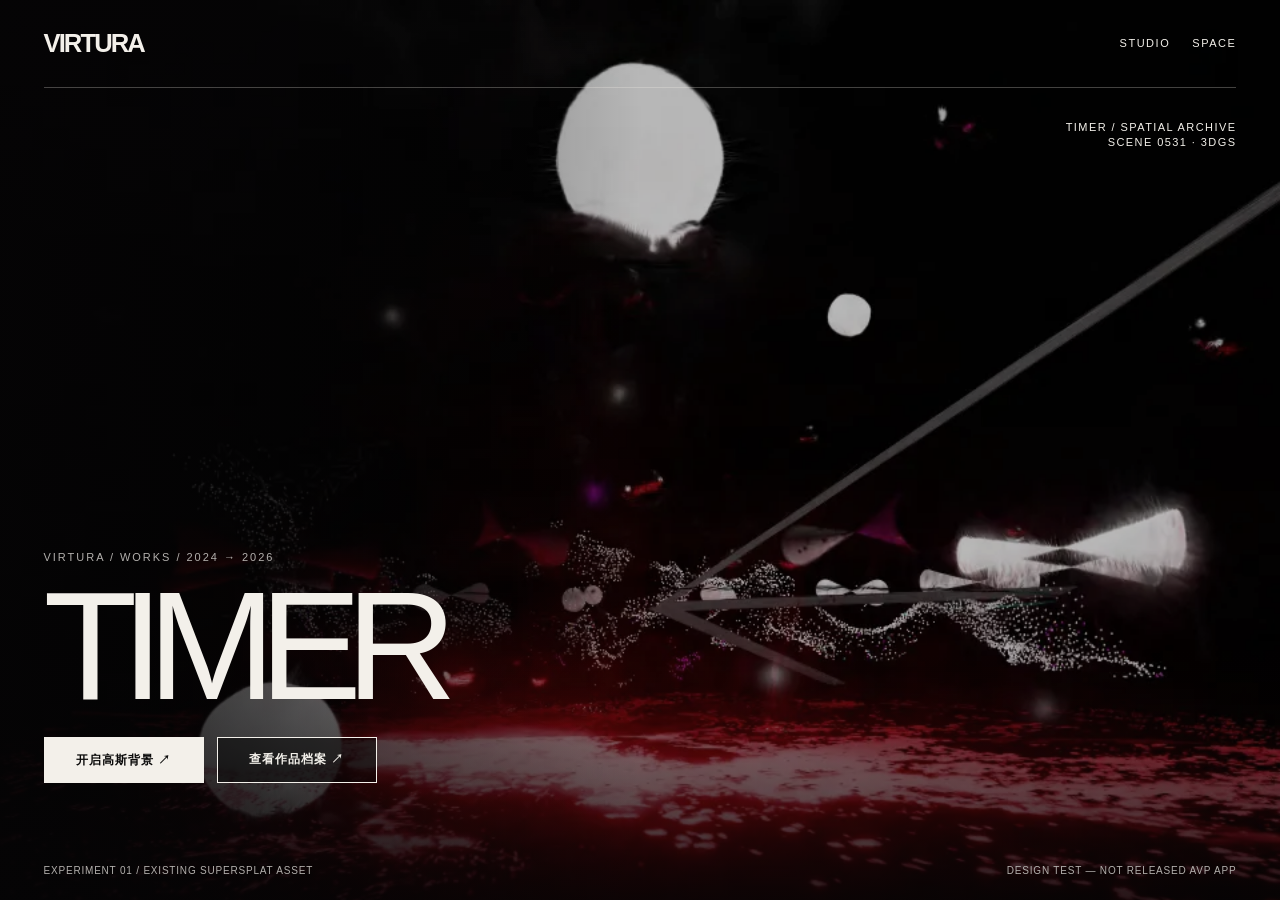
<file: design/timer-gaussian-fullscreen-poc.html>
<!doctype html>
<html lang="zh-CN"><head><meta charset="utf-8"><meta name="viewport" content="width=device-width,initial-scale=1">
<meta name="robots" content="noindex,nofollow"><meta name="theme-color" content="#060606">
<title>VIRTURA — TIMER Gaussian Background Study</title>
<style>
:root{--bg:#050405;--fg:#f3f0ea;--muted:#b3b0ad;--rule:#f3f0ea45;--pad:clamp(18px,3.4vw,55px)}
*{box-sizing:border-box}html,body{margin:0;min-height:100%;background:var(--bg);color:var(--fg);font:15px/1.4 Arial,Helvetica,"PingFang SC",sans-serif}
body{overflow-x:hidden}a{color:inherit;text-decoration:none}button{font:inherit;cursor:pointer}
button:focus-visible,a:focus-visible{outline:2px solid var(--fg);outline-offset:5px}
.stage{position:relative;height:100svh;min-height:580px;isolation:isolate;overflow:hidden;background:#050405}
.poster{position:absolute;inset:0;display:grid;place-items:center;z-index:-2}
.poster img{height:100%;width:100%;object-fit:contain;filter:brightness(.72) saturate(.8)}
.viewer{position:absolute;inset:0;width:100%;height:100%;border:0;background:transparent;z-index:-1;display:none;pointer-events:none}
.stage.is-3d .viewer{display:block}.stage.is-3d .poster{display:none}
.stage.is-control .viewer{pointer-events:auto}.stage.is-control .main-controls,.stage.is-control .top-meta{pointer-events:none;opacity:0}
.stage:after{content:"";position:absolute;z-index:0;inset:0;pointer-events:none;background:linear-gradient(90deg,#050405e5 0%,transparent 50%),linear-gradient(0deg,#050405c7 0%,transparent 28%)}
.stage.is-control:after{opacity:0}
.nav{position:absolute;z-index:5;left:var(--pad);right:var(--pad);top:0;height:88px;display:flex;align-items:center;justify-content:space-between;border-bottom:1px solid var(--rule);gap:15px}
.logo{font-size:clamp(19px,2vw,27px);font-weight:650;letter-spacing:-.075em}.right{display:flex;align-items:center;gap:22px;color:var(--fg);font-size:11px;letter-spacing:.14em}
.main-controls{position:absolute;left:var(--pad);bottom:clamp(90px,13svh,140px);max-width:640px;z-index:4;transition:opacity .2s}
.small{color:var(--muted);letter-spacing:.18em;font-size:11px;text-transform:uppercase}
h1{font-weight:480;font-size:clamp(66px,12vw,174px);line-height:.85;letter-spacing:-.105em;margin:16px 0 25px}
.actions{display:flex;flex-wrap:wrap;gap:13px}.action{font-size:12px;font-weight:600;letter-spacing:.09em;min-height:46px;min-width:160px;background:var(--fg);color:#0a0a0a;padding:13px 19px;border:1px solid var(--fg);text-align:center}.action.subtle{background:#0504058a;color:var(--fg)}
.top-meta{position:absolute;right:var(--pad);top:120px;z-index:3;text-align:right;font-size:11px;letter-spacing:.13em;color:var(--fg)}
.info{position:absolute;left:var(--pad);right:var(--pad);bottom:22px;display:flex;gap:20px;justify-content:space-between;z-index:4;font-size:10px;color:var(--muted);letter-spacing:.08em}
.reset{display:none;position:absolute;right:var(--pad);top:106px;z-index:7;color:var(--fg);background:#050405e9;border:1px solid var(--fg);font-size:12px;padding:12px 16px}.stage.is-control .reset{display:block}
.state{position:absolute;bottom:72px;left:var(--pad);z-index:6;color:var(--fg);background:#070607d6;padding:7px 10px;font-size:11px;display:none}
.state.visible{display:block}
.skip{position:absolute;z-index:20;top:0;left:0;transform:translateY(-130%);background:#fff;color:#000;padding:12px}.skip:focus{transform:translateY(0)}
@media(max-width:700px){.right{gap:14px}.right a:first-child{display:none}.stage{min-height:650px}.top-meta{top:106px}.poster img{object-fit:contain}.main-controls{bottom:110px}h1{font-size:clamp(62px,17vw,104px)}.info{font-size:9px}.actions .action{min-width:135px}}
@media(prefers-reduced-motion:reduce){.main-controls{transition:none}}
</style></head>
<body><a class="skip" href="#entry">跳到主操作</a>
<main class="stage" id="stage" aria-label="TIMER Gaussian experimental background">
 <div class="poster" id="poster"><img src="../assets/gaussian/timer-gaussian-0531.webp" alt="TIMER 高斯空间样本：黑红色空间、光球与体积影像"></div>
 <nav class="nav" aria-label="VIRTURA 导航"><a class="logo" href="../">VIRTURA</a><div class="right"><a href="../#work">STUDIO</a><a href="../apps/">SPACE</a></div></nav>
 <div class="top-meta">TIMER / SPATIAL ARCHIVE<br>SCENE 0531 · 3DGS</div>
 <div class="main-controls" id="entry"><div class="small">VIRTURA / WORKS / 2024 → 2026</div><h1>TIMER</h1>
 <div class="actions"><button class="action" id="start" type="button">开启高斯背景 ↗</button><a class="action subtle" href="https://ewanqian.site/works/timer" target="_blank" rel="noopener noreferrer">查看作品档案 ↗</a><button class="action subtle" type="button" id="control" hidden>操控空间 / ORBIT</button></div></div>
 <div class="info"><span>EXPERIMENT 01 / EXISTING SUPERSPLAT ASSET</span><span>DESIGN TEST — NOT RELEASED AVP APP</span></div>
 <p class="state" id="state" role="status" aria-live="polite"></p>
 <button class="reset" id="reset" type="button">返回界面 / EXIT CAMERA</button>
</main>
<script>
(()=>{
const stage=document.getElementById('stage'),start=document.getElementById('start'),control=document.getElementById('control'),reset=document.getElementById('reset'),state=document.getElementById('state');
let frame;
function status(v){state.textContent=v;state.classList.toggle('visible',!!v)}
start.addEventListener('click',()=>{
 if(frame)return;
 if(window.matchMedia('(prefers-reduced-motion: reduce)').matches){
   status('浏览器设置了减少动态效果；您仍可选择打开场景。');
 }
 status('正在连接 SuperSplat Viewer；此提示只表示页面连接状态，不是场景渲染进度。');
 frame=document.createElement('iframe');
 frame.className='viewer';frame.title='TIMER Gaussian 0531 — SuperSplat';frame.allow='fullscreen; xr-spatial-tracking';
 frame.src='https://superspl.at/s?id=b9ec0173';frame.setAttribute('loading','eager');
 frame.addEventListener('load',()=>{stage.classList.add('is-3d');status('Viewer 页面已连接。实际三维画面仍可能继续加载。');start.textContent='高斯背景已连接';start.disabled=true;control.hidden=false});
 frame.addEventListener('error',()=>{status('嵌入页面未能加载；请从作品档案访问原始场景。');frame.remove();frame=null});
 stage.insertBefore(frame,stage.firstChild);
});
control.addEventListener('click',()=>{stage.classList.add('is-control');status('');frame?.focus()});
function exit(){stage.classList.remove('is-control');control.focus()}
reset.addEventListener('click',exit);
window.addEventListener('keydown',e=>{if(e.key==='Escape'&&stage.classList.contains('is-control'))exit()});
})();
</script></body></html>
</file>
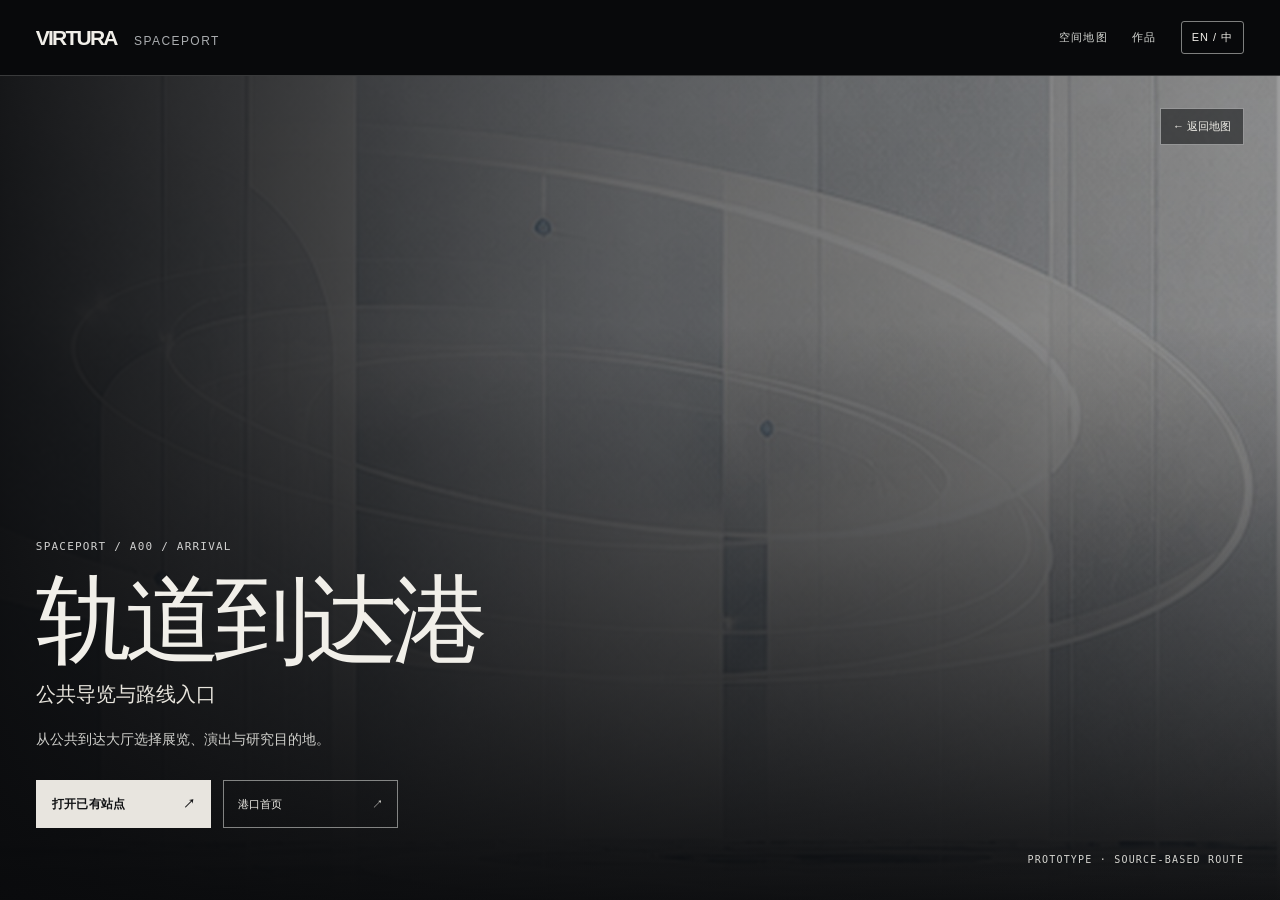
<file: space/station.html>
<!doctype html><html lang="zh-CN">
<head><meta charset="utf-8"><meta name="viewport" content="width=device-width,initial-scale=1">
<meta name="theme-color" content="#090a0c"><meta name="robots" content="noindex,nofollow">
<meta name="description" content="VIRTURA SpacePort 站点介绍与进入入口。">
<title>Station / VIRTURA SpacePort</title><link rel="stylesheet" href="map.css"></head>
<body>
<a class="skip" href="#station-content">跳到站点内容</a>
<header class="sitebar"><a class="identity" href="../">VIRTURA <span>SPACEPORT</span></a>
<nav class="toplinks"><a href="./" id="return-nav" data-zh="空间地图" data-en="SPACE MAP">空间地图</a>
<a href="../#work" data-zh="作品" data-en="WORKS">作品</a>
<button class="lang" id="lang-switch" type="button" aria-label="切换中英文">EN / 中</button></nav></header>
<main class="station-layout" id="station-layout">
<div class="station-backdrop"><img id="station-image" src="../assets/spaces/gateway-spaceport.jpg" alt=""></div>
<a class="station-return" id="return-overlay" href="./"><span data-zh="← 返回地图" data-en="← BACK TO MAP">← 返回地图</span></a>
<section class="station-content" id="station-content" aria-labelledby="station-name">
<div class="breadcrumbs" id="station-path">SPACEPORT / A00 / ARRIVAL</div>
<h1 id="station-name">轨道到达港</h1>
<p class="station-type" id="station-role">公共导览与路线入口</p>
<p class="station-description" id="station-description">从到达大厅选择目的地。</p>
<div class="station-actions">
<a class="primary-action" id="station-primary" href="https://spaceport.virtura.space/" target="_blank" rel="noopener noreferrer"><span data-zh="打开已有站点" data-en="OPEN EXISTING SITE">打开已有站点</span><span aria-hidden="true">↗</span></a>
<a class="secondary-action" id="station-secondary" href="./"><span data-zh="返回空间地图" data-en="RETURN TO MAP">返回空间地图</span><span aria-hidden="true">←</span></a>
</div>
</section>
<div class="station-tag" id="station-proof">PROTOTYPE · SITE ROUTE NOT LIVE-VERIFIED</div>
<noscript><p class="error">请启用 JavaScript 或<a href="./">返回空间地图</a>。</p></noscript>
</main><script src="station.js" defer></script></body></html>
</file>
<file: space/map.css>
/* VIRTURA SpacePort / Navigation proof v01.
   Schematic routing, not geographic CAD. Never set main Studio global styles. */
:root{color-scheme:dark;--bg:#090a0c;--surface:#101215;--surface2:#16181b;--fg:#f1efe9;--muted:#aaadb0;--rule:rgba(231,232,228,.22);--rule-strong:rgba(231,232,228,.53);--ink:#121315;--light:#e8e5df;--gutter:clamp(18px,2.8vw,46px)}
*{box-sizing:border-box}[hidden]{display:none!important}html,body{margin:0;min-height:100%;background:var(--bg);color:var(--fg);font-family:Arial,"Helvetica Neue","PingFang SC","Microsoft YaHei",sans-serif;-webkit-font-smoothing:antialiased}button,a{font:inherit}button{cursor:pointer}a{color:inherit;text-decoration:none}a:focus-visible,button:focus-visible{outline:2px solid #fff;outline-offset:4px}.skip{position:absolute;z-index:200;left:10px;top:0;transform:translateY(-150%);padding:12px;background:white;color:black}.skip:focus{transform:translateY(0)}
.sitebar{height:76px;padding:0 var(--gutter);display:flex;align-items:center;justify-content:space-between;border-bottom:1px solid var(--rule);background:#090a0cf5;position:relative;z-index:10;gap:16px}.identity{font-weight:750;font-size:21px;letter-spacing:-.085em;white-space:nowrap}.identity span{display:inline-block;font-size:12px;letter-spacing:.12em;font-weight:400;padding-left:14px;color:var(--muted)}.toplinks{display:flex;align-items:center;gap:24px}.toplinks a{font-size:11px;letter-spacing:.12em;text-transform:uppercase;color:#d8dad6}.toplinks a[aria-current]{color:white;border-bottom:1px solid white;padding:9px 0}.lang{border:1px solid var(--rule-strong);color:var(--fg);background:none;border-radius:3px;font-size:11px;letter-spacing:.09em;padding:8px 10px}
.map-layout{height:calc(100dvh - 76px);min-height:600px;display:grid;grid-template-columns:minmax(0,1fr) clamp(300px,23vw,375px);overflow:hidden}.map-stage{position:relative;min-height:0;overflow:hidden;isolation:isolate;background:#0c0d11}.map-stage:before{content:"";position:absolute;inset:0;z-index:-3;background-image:linear-gradient(0deg,rgba(7,9,12,.88),rgba(7,9,12,.75)),url('../assets/spaces/gateway-spaceport.jpg');background-size:cover;background-position:center;opacity:.88;filter:grayscale(.35)}.map-stage:after{content:"";position:absolute;inset:0;z-index:-1;pointer-events:none;background:repeating-linear-gradient(0deg,transparent 0,transparent 48px,#ffffff07 49px,#ffffff07 50px),repeating-linear-gradient(90deg,transparent 0,transparent 48px,#ffffff07 49px,#ffffff07 50px);mask-image:linear-gradient(90deg,transparent,#000 20%,#000 80%,transparent);opacity:.5}
.map-top{position:absolute;z-index:3;top:31px;left:var(--gutter);right:var(--gutter);display:flex;justify-content:space-between;align-items:start;gap:16px;pointer-events:none}.micro{font-size:10px;letter-spacing:.16em;font-weight:600;text-transform:uppercase;color:#d0d0cc}.map-title{font-size:clamp(18px,2.1vw,29px);font-weight:500;letter-spacing:-.04em;margin:7px 0 0}.map-version{font:10px/1.5 ui-monospace,SFMono-Regular,Consolas,monospace;color:#a8abb0;letter-spacing:.08em;text-align:right}
.network{position:absolute;inset:0;width:100%;height:100%;z-index:0;pointer-events:none;overflow:visible}.network .orbit{fill:none;stroke:#b9bdc5;stroke-opacity:.10;stroke-width:.17}.network .gridline{fill:none;stroke:#c6c8ce;stroke-opacity:.065;stroke-width:.09}.network .route{fill:none;stroke:#c6c7ca;stroke-opacity:.45;stroke-width:.19;stroke-dasharray:.35 .55;vector-effect:non-scaling-stroke;stroke-width:1.3}.network .route.is-active{stroke:#f1efe9;stroke-opacity:1;stroke-width:2;stroke-dasharray:none}.network .route-node{fill:#d5d5d1;opacity:.72}
.map-nodes{position:absolute;inset:0;z-index:2}.node{position:absolute;left:var(--x);top:var(--y);transform:translate(-50%,-50%);display:flex;flex-direction:column;align-items:center;gap:8px;width:130px;padding:7px 3px;border:none;color:#dadbd8;background:transparent;transition:color .2s}.node:hover,.node[aria-pressed="true"]{color:white}.node .node-disc{position:relative;width:32px;height:32px;border:1px solid currentColor;border-radius:50%;background:#0a0d11c7;display:grid;place-items:center;box-shadow:0 0 0 7px #1012169f}.node .node-disc:after{content:"";position:absolute;inset:-8px;border-radius:50%;border:1px solid #d8dcd246;opacity:0;transform:scale(.84);transition:transform .18s,opacity .18s}.node:hover .node-disc:after,.node[aria-pressed="true"] .node-disc:after{opacity:1;transform:scale(1)}.node .node-core{font:600 9px ui-monospace,Consolas,monospace;letter-spacing:-.02em}.node .node-name{background:#0b0d11e0;padding:5px 7px;max-width:135px;line-height:1.2;font-size:12px;white-space:nowrap;letter-spacing:.01em;text-shadow:0 1px 3px #000}.node[data-size="core"] .node-disc{width:54px;height:54px;border-width:1.5px;background:#e8e5df;color:#111}.node[data-size="core"] .node-core{font-size:11px}.node[data-size="core"] .node-name{font-size:14px;font-weight:600;letter-spacing:.01em}.node[data-size="core"]{width:150px}.node[aria-pressed="true"] .node-disc:not(.not-applicable){border-color:white;box-shadow:0 0 0 7px #ffffff11,0 0 28px #ffffff26}
.map-legend{position:absolute;bottom:27px;left:var(--gutter);right:var(--gutter);display:flex;justify-content:space-between;gap:12px;align-items:end;z-index:3;font:10px ui-monospace,SFMono-Regular,Consolas,monospace;color:#b6b8b7;letter-spacing:.05em;pointer-events:none}.map-legend strong{font-weight:500;color:#e6e6e3}
.inspect{height:100%;display:flex;flex-direction:column;background:var(--surface);border-left:1px solid var(--rule);min-width:0}.inspect-photo{position:relative;height:42%;min-height:190px;background:#202225;overflow:hidden;border-bottom:1px solid var(--rule)}.inspect-photo img{position:absolute;inset:0;width:100%;height:100%;object-fit:cover;filter:brightness(.74) saturate(.65)}.inspect-photo:after{content:"";position:absolute;inset:0;background:linear-gradient(0deg,#1012159c,transparent 60%)}.inspect-photo .image-label{position:absolute;z-index:1;bottom:18px;left:22px;font:10px ui-monospace,SFMono-Regular,Consolas,monospace;letter-spacing:.1em;color:#fff}
.inspect-body{display:flex;flex-direction:column;flex:1;min-height:0;padding:clamp(20px,2vw,30px)}.state-row{display:flex;align-items:center;justify-content:space-between;gap:12px;font:10px ui-monospace,SFMono-Regular,Consolas,monospace;letter-spacing:.1em;color:#adb1b1}.state-pill{border:1px solid var(--rule-strong);padding:5px 7px}.inspect h2{font-size:clamp(28px,2.7vw,42px);line-height:1.03;letter-spacing:-.065em;font-weight:500;margin:29px 0 11px}.inspect .role{font-size:13px;color:#e2e2dd;margin:0;line-height:1.5}.inspect .short-copy{font-size:12px;line-height:1.65;color:var(--muted);margin:22px 0 0;max-width:28em}.inspect-actions{margin-top:auto;display:grid;gap:9px;padding-top:25px}.primary-action{border:1px solid var(--light);background:var(--light);color:var(--ink);font-size:12px;font-weight:600;letter-spacing:.02em;min-height:48px;display:flex;align-items:center;justify-content:space-between;padding:12px 15px}.secondary-action{border:1px solid var(--rule-strong);background:transparent;color:var(--fg);font-size:11px;min-height:42px;display:flex;align-items:center;justify-content:space-between;padding:10px 14px}.primary-action:hover{background:white}.secondary-action:hover{border-color:white}.statusfoot{border-top:1px solid var(--rule);margin-top:18px;padding-top:12px;font:10px/1.6 ui-monospace,Consolas,monospace;letter-spacing:.02em;color:#8e9294}
.error{padding:30px;color:#ddd;max-width:30em}
.station-layout{position:relative;min-height:calc(100dvh - 76px);overflow:hidden;display:flex;align-items:flex-end}.station-backdrop{position:absolute;inset:0;overflow:hidden}.station-backdrop img{width:100%;height:100%;object-fit:cover;filter:brightness(.72)}.station-backdrop:after{content:"";position:absolute;inset:0;background:linear-gradient(90deg,#090a0ce9 0%,#090a0c72 50%,#090a0c26 100%),linear-gradient(0deg,#090a0cf0 0%,transparent 70%)}.station-content{position:relative;z-index:1;padding:0 var(--gutter) clamp(55px,8vh,100px);width:min(750px,100%)}.breadcrumbs{font:11px ui-monospace,Consolas,monospace;letter-spacing:.11em;color:#d0d0cf}.station-content h1{font-size:clamp(48px,7.5vw,120px);font-weight:540;line-height:.94;letter-spacing:-.073em;margin:22px 0 16px}.station-content .station-type{font-size:clamp(15px,1.6vw,20px);margin:0;color:#e8e5dd}.station-content .station-description{font-size:14px;color:#d0d0cc;line-height:1.65;max-width:430px;margin:20px 0 0}.station-actions{display:flex;gap:12px;flex-wrap:wrap;margin-top:29px}.station-actions a{min-width:175px}.station-tag{position:absolute;right:var(--gutter);bottom:35px;font:10px ui-monospace,Consolas,monospace;color:#d6d5d0;letter-spacing:.12em}.station-return{position:absolute;right:var(--gutter);top:32px;z-index:3;border:1px solid #ffffff70;padding:10px 12px;font-size:11px;background:#090a0c85}
@media(max-width:1050px){.map-layout{grid-template-columns:minmax(0,1fr) 290px}.inspect-photo{height:36%}.map-stage{min-width:0}.node{width:108px}.node .node-name{font-size:11px}}
@media(max-width:730px){.sitebar{height:62px}.identity{font-size:18px}.identity span{font-size:10px;padding-left:9px}.toplinks{gap:12px}.toplinks a:not(:last-of-type){display:none}.lang{padding:7px}.map-layout{height:auto;min-height:calc(100dvh - 62px);display:flex;flex-direction:column;overflow:visible}.map-stage{height:min(65dvh,520px);min-height:390px;flex:none}.map-top{top:17px}.map-title{font-size:20px}.map-legend{bottom:17px;font-size:9px}.node{width:105px}.node .node-disc{width:29px;height:29px;box-shadow:0 0 0 5px #1012169f}.node .node-name{font-size:10px;padding:3px 4px}.node[data-size="core"] .node-disc{width:45px;height:45px}.node[data-size="core"] .node-name{font-size:11px}.node[data-size="core"]{width:112px}.inspect{border-left:none;border-top:1px solid var(--rule);height:auto;flex:1}.inspect-photo{display:none}.inspect-body{padding:17px var(--gutter) 24px;display:grid;grid-template-columns:1fr;gap:7px}.inspect h2{font-size:26px;margin:6px 0 1px}.inspect .role{font-size:12px}.inspect .short-copy{margin:0;font-size:11px}.inspect-actions{margin-top:5px;display:grid;grid-template-columns:1fr 1fr;gap:8px;padding-top:4px}.primary-action,.secondary-action{min-height:42px;font-size:11px;padding:8px}.statusfoot{display:none}.station-layout{min-height:calc(100dvh - 62px)}.station-return{top:20px}.station-content{padding-bottom:75px}.station-tag{bottom:23px;font-size:9px}}
@media(max-width:450px){.map-stage{height:54dvh;min-height:335px}.map-top .map-version{display:none}.node{width:88px}.node .node-name{max-width:95px;white-space:normal;text-align:center;font-size:10px}.node[data-size="core"] .node-name{font-size:11px}.node[data-size="core"]{width:100px}.inspect-actions{grid-template-columns:1fr 1fr}.inspect .short-copy{display:none}.station-actions{flex-direction:column;align-items:flex-start}.station-actions a{width:min(320px,100%)}}
@media(prefers-reduced-motion:reduce){html{scroll-behavior:auto}.node,.node .node-disc:after{transition:none}}
</file>
